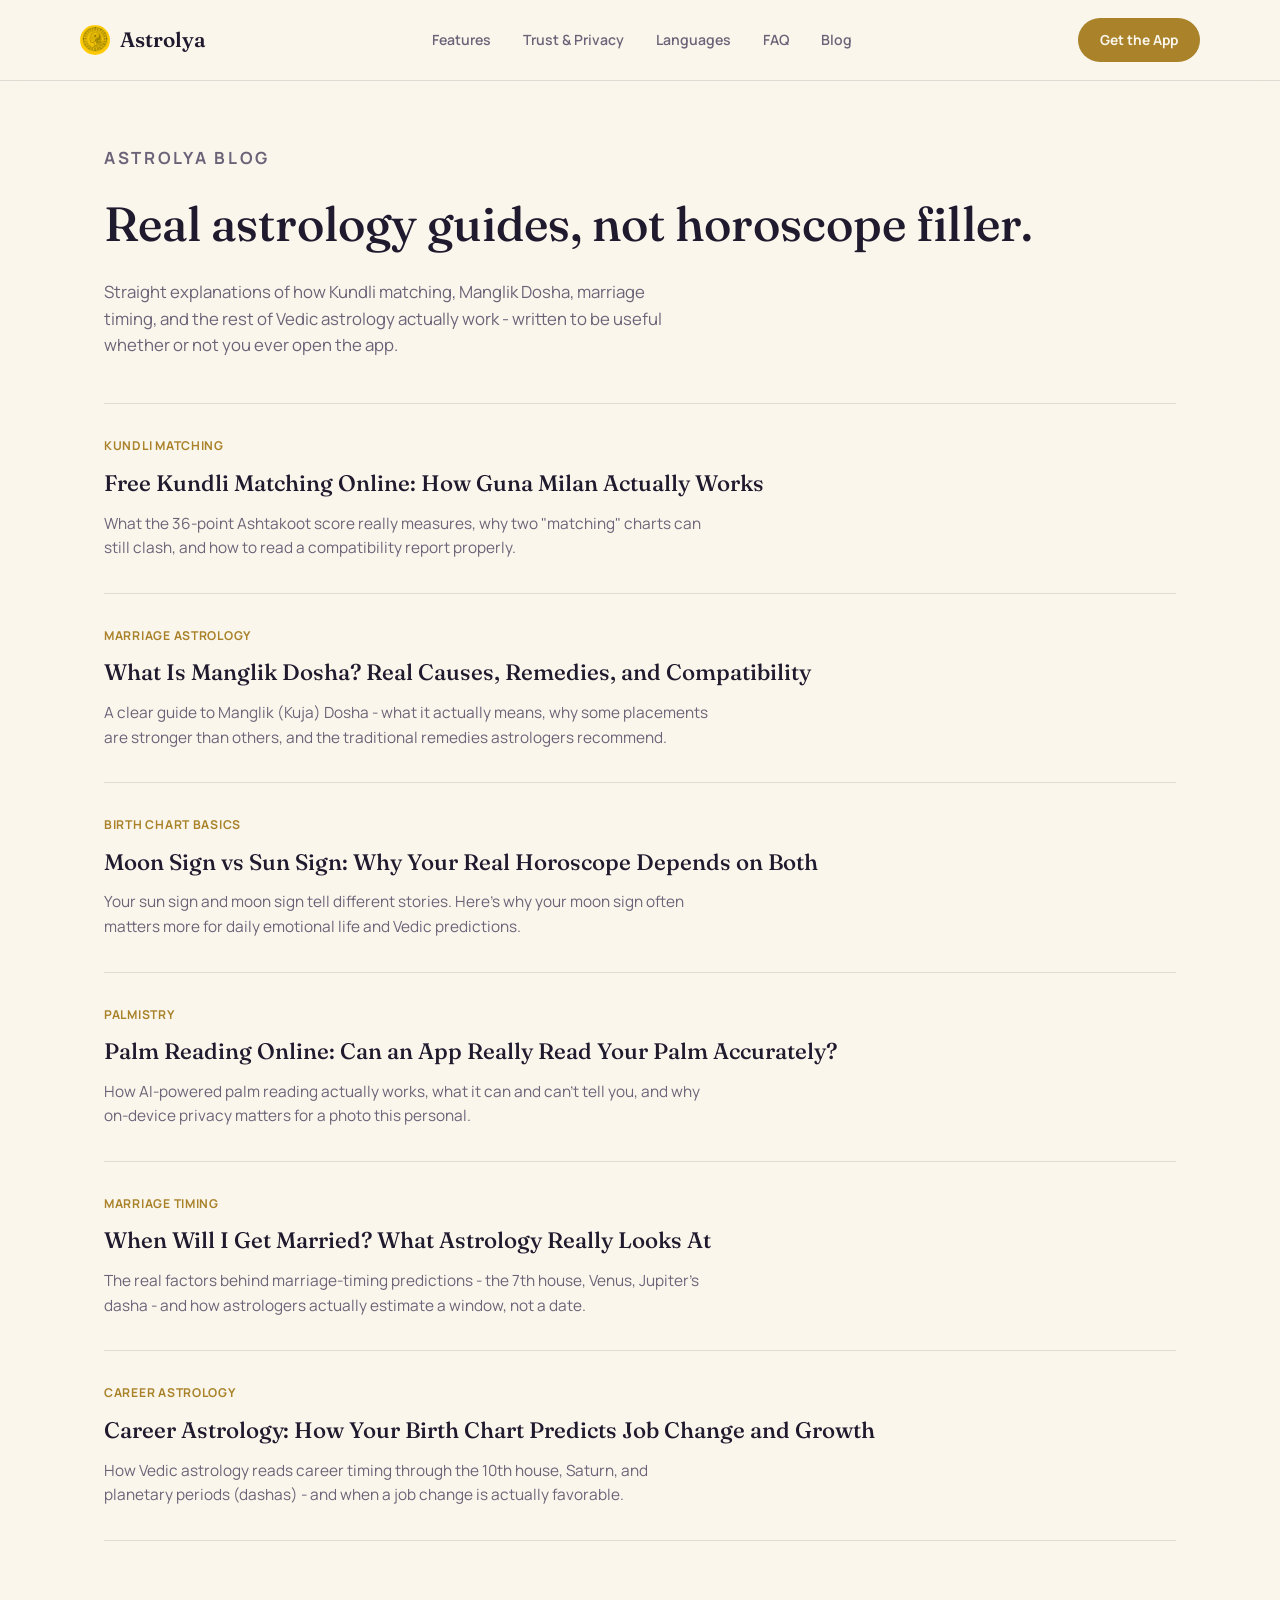
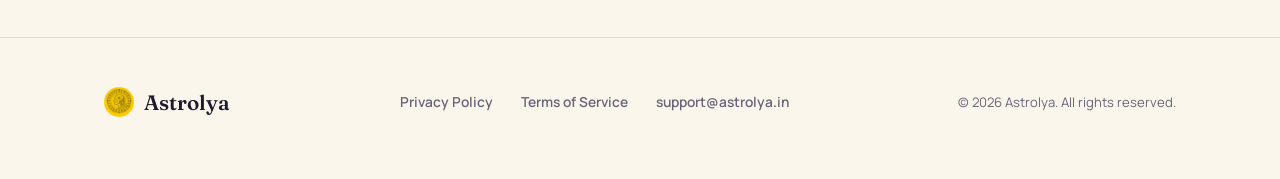
<file: blog/index.html>
<!doctype html>
<html lang="en">
<head>
<meta charset="UTF-8">
<meta name="viewport" content="width=device-width, initial-scale=1.0">
<title>Astrology Blog - Kundli, Horoscope &amp; Astrology Guides | Astrolya</title>
<meta name="description" content="Real, in-depth astrology guides on Kundli matching, Manglik Dosha, moon signs, palm reading, marriage timing and career astrology - from the team behind Astrolya.">
<link rel="canonical" href="https://astrolya.in/blog/">
<meta name="robots" content="index, follow">
<meta property="og:type" content="website">
<meta property="og:url" content="https://astrolya.in/blog/">
<meta property="og:title" content="Astrology Blog - Kundli, Horoscope &amp; Astrology Guides | Astrolya">
<meta property="og:description" content="Real, in-depth astrology guides on Kundli matching, Manglik Dosha, moon signs, palm reading, marriage timing and career astrology.">
<meta property="og:site_name" content="Astrolya">
<meta property="og:image" content="https://astrolya.in/og-banner.png">
<meta name="twitter:card" content="summary">
<meta name="twitter:title" content="Astrology Blog - Kundli, Horoscope &amp; Astrology Guides | Astrolya">
<meta name="twitter:description" content="Real, in-depth astrology guides on Kundli matching, Manglik Dosha, moon signs, palm reading, marriage timing and career astrology.">
<meta name="twitter:image" content="https://astrolya.in/og-banner.png">
<link rel="icon" type="image/png" href="../logo-mark.png">
<link rel="preconnect" href="https://fonts.googleapis.com">
<link rel="preconnect" href="https://fonts.gstatic.com" crossorigin>
<link href="https://fonts.googleapis.com/css2?family=Fraunces:opsz,wght@9..144,400;9..144,500;9..144,600&family=Manrope:wght@400;500;600;700;800&display=swap" rel="stylesheet">
<link rel="stylesheet" href="../styles.css">
</head>
<body>

<header class="nav">
  <div class="wrap nav-row">
    <a class="wordmark" href="../"><img class="glyph" src="../logo-mark.png" alt="Astrolya" width="30" height="30">Astrolya</a>
    <nav class="links">
      <a href="../#chart">Features</a>
      <a href="../#trust">Trust &amp; Privacy</a>
      <a href="../#languages">Languages</a>
      <a href="../#faq">FAQ</a>
      <a href="./">Blog</a>
    </nav>
    <a class="btn" href="../#download">Get the App</a>
  </div>
</header>

<main>
  <section class="blog-hero" style="border-top:none;">
    <div class="wrap">
      <p class="eyebrow">Astrolya Blog</p>
      <h1>Real astrology guides, not horoscope filler.</h1>
      <p>Straight explanations of how Kundli matching, Manglik Dosha, marriage timing, and the rest of Vedic astrology actually work - written to be useful whether or not you ever open the app.</p>
    </div>
  </section>

  <section style="border-top: none; padding-top: 24px;">
    <div class="wrap">
      <div class="post-list">
        <a class="post-card" href="free-kundli-matching-guna-milan.html">
          <p class="post-meta">Kundli Matching</p>
          <h2>Free Kundli Matching Online: How Guna Milan Actually Works</h2>
          <p>What the 36-point Ashtakoot score really measures, why two "matching" charts can still clash, and how to read a compatibility report properly.</p>
        </a>
        <a class="post-card" href="manglik-dosha-remedies.html">
          <p class="post-meta">Marriage Astrology</p>
          <h2>What Is Manglik Dosha? Real Causes, Remedies, and Compatibility</h2>
          <p>A clear guide to Manglik (Kuja) Dosha - what it actually means, why some placements are stronger than others, and the traditional remedies astrologers recommend.</p>
        </a>
        <a class="post-card" href="moon-sign-vs-sun-sign.html">
          <p class="post-meta">Birth Chart Basics</p>
          <h2>Moon Sign vs Sun Sign: Why Your Real Horoscope Depends on Both</h2>
          <p>Your sun sign and moon sign tell different stories. Here's why your moon sign often matters more for daily emotional life and Vedic predictions.</p>
        </a>
        <a class="post-card" href="palm-reading-online-app.html">
          <p class="post-meta">Palmistry</p>
          <h2>Palm Reading Online: Can an App Really Read Your Palm Accurately?</h2>
          <p>How AI-powered palm reading actually works, what it can and can't tell you, and why on-device privacy matters for a photo this personal.</p>
        </a>
        <a class="post-card" href="when-will-i-get-married-astrology.html">
          <p class="post-meta">Marriage Timing</p>
          <h2>When Will I Get Married? What Astrology Really Looks At</h2>
          <p>The real factors behind marriage-timing predictions - the 7th house, Venus, Jupiter's dasha - and how astrologers actually estimate a window, not a date.</p>
        </a>
        <a class="post-card" href="career-astrology-job-change.html">
          <p class="post-meta">Career Astrology</p>
          <h2>Career Astrology: How Your Birth Chart Predicts Job Change and Growth</h2>
          <p>How Vedic astrology reads career timing through the 10th house, Saturn, and planetary periods (dashas) - and when a job change is actually favorable.</p>
        </a>
      </div>
    </div>
  </section>
</main>

<footer>
  <div class="wrap foot-row">
    <a class="wordmark" href="../"><img class="glyph" src="../logo-mark.png" alt="Astrolya" width="30" height="30">Astrolya</a>
    <div class="foot-links">
      <a href="/privacy-policy.html">Privacy Policy</a>
      <a href="/terms-of-service.html">Terms of Service</a>
      <a href="mailto:support@astrolya.in">support@astrolya.in</a>
    </div>
    <p class="foot-copy">© 2026 Astrolya. All rights reserved.</p>
  </div>
</footer>

</body>
</html>
</file>
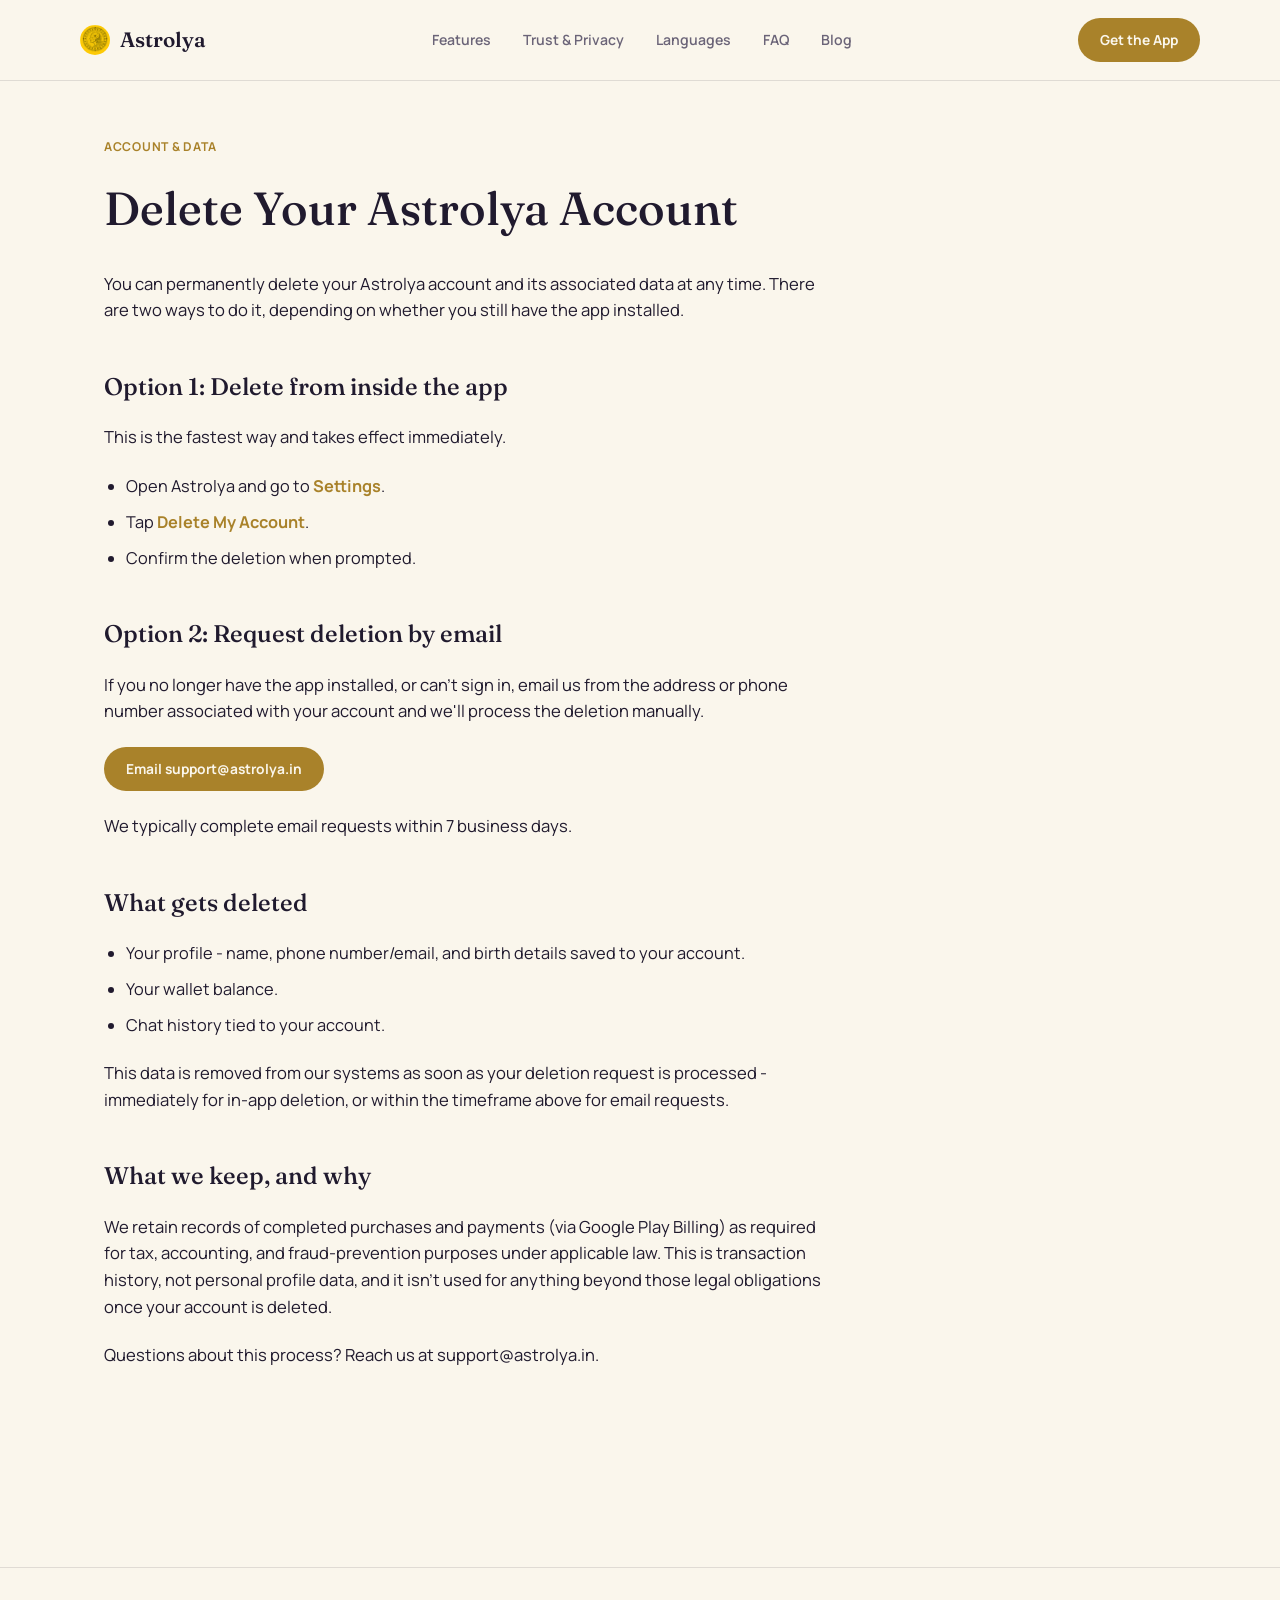
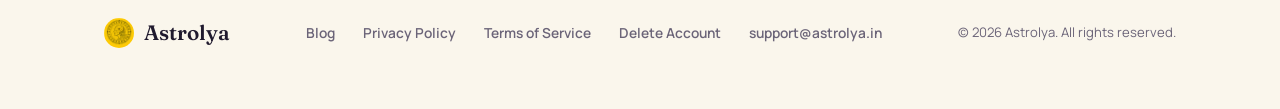
<file: delete-account.html>
<!doctype html>
<html lang="en">
<head>
<meta charset="UTF-8">
<meta name="viewport" content="width=device-width, initial-scale=1.0">
<title>Delete Your Account - Astrolya</title>
<meta name="description" content="How to delete your Astrolya account and data, from inside the app or by request if you no longer have it installed.">
<link rel="canonical" href="https://astrolya.in/delete-account.html">
<meta name="robots" content="index, follow">
<link rel="icon" type="image/png" href="logo-mark.png">
<link rel="preconnect" href="https://fonts.googleapis.com">
<link rel="preconnect" href="https://fonts.gstatic.com" crossorigin>
<link href="https://fonts.googleapis.com/css2?family=Fraunces:opsz,wght@9..144,400;9..144,500;9..144,600&family=Manrope:wght@400;500;600;700;800&display=swap" rel="stylesheet">
<link rel="stylesheet" href="styles.css">
</head>
<body>

<header class="nav">
  <div class="wrap nav-row">
    <a class="wordmark" href="/"><img class="glyph" src="logo-mark.png" alt="Astrolya" width="30" height="30">Astrolya</a>
    <nav class="links">
      <a href="/#chart">Features</a>
      <a href="/#trust">Trust &amp; Privacy</a>
      <a href="/#languages">Languages</a>
      <a href="/#faq">FAQ</a>
      <a href="/blog/">Blog</a>
    </nav>
    <a class="btn" href="/#download">Get the App</a>
  </div>
</header>

<main>
  <section class="article-hero" style="border-top:none; padding-bottom: 0;">
    <div class="wrap">
      <p class="post-meta">Account &amp; Data</p>
      <h1>Delete Your Astrolya Account</h1>
    </div>
  </section>

  <section style="border-top: none; padding-top: 0;">
    <div class="wrap">
      <div class="article-body">
        <p>You can permanently delete your Astrolya account and its associated data at any time. There are two ways to do it, depending on whether you still have the app installed.</p>

        <h2>Option 1: Delete from inside the app</h2>
        <p>This is the fastest way and takes effect immediately.</p>
        <ul>
          <li>Open Astrolya and go to <strong>Settings</strong>.</li>
          <li>Tap <strong>Delete My Account</strong>.</li>
          <li>Confirm the deletion when prompted.</li>
        </ul>

        <h2>Option 2: Request deletion by email</h2>
        <p>If you no longer have the app installed, or can't sign in, email us from the address or phone number associated with your account and we'll process the deletion manually.</p>
        <p><a class="btn" href="mailto:support@astrolya.in?subject=Account%20Deletion%20Request&amp;body=Please%20delete%20my%20Astrolya%20account.%0A%0APhone%20number%20or%20email%20used%20to%20sign%20up%3A%20%0A">Email support@astrolya.in</a></p>
        <p>We typically complete email requests within 7 business days.</p>

        <h2>What gets deleted</h2>
        <ul>
          <li>Your profile - name, phone number/email, and birth details saved to your account.</li>
          <li>Your wallet balance.</li>
          <li>Chat history tied to your account.</li>
        </ul>
        <p>This data is removed from our systems as soon as your deletion request is processed - immediately for in-app deletion, or within the timeframe above for email requests.</p>

        <h2>What we keep, and why</h2>
        <p>We retain records of completed purchases and payments (via Google Play Billing) as required for tax, accounting, and fraud-prevention purposes under applicable law. This is transaction history, not personal profile data, and it isn't used for anything beyond those legal obligations once your account is deleted.</p>

        <p>Questions about this process? Reach us at <a href="mailto:support@astrolya.in">support@astrolya.in</a>.</p>
      </div>
    </div>
  </section>
</main>

<footer>
  <div class="wrap foot-row">
    <a class="wordmark" href="/"><img class="glyph" src="logo-mark.png" alt="Astrolya" width="30" height="30">Astrolya</a>
    <div class="foot-links">
      <a href="/blog/">Blog</a>
      <a href="/privacy-policy.html">Privacy Policy</a>
      <a href="/terms-of-service.html">Terms of Service</a>
      <a href="/delete-account.html">Delete Account</a>
      <a href="mailto:support@astrolya.in">support@astrolya.in</a>
    </div>
    <p class="foot-copy">&copy; 2026 Astrolya. All rights reserved.</p>
  </div>
</footer>

</body>
</html>
</file>
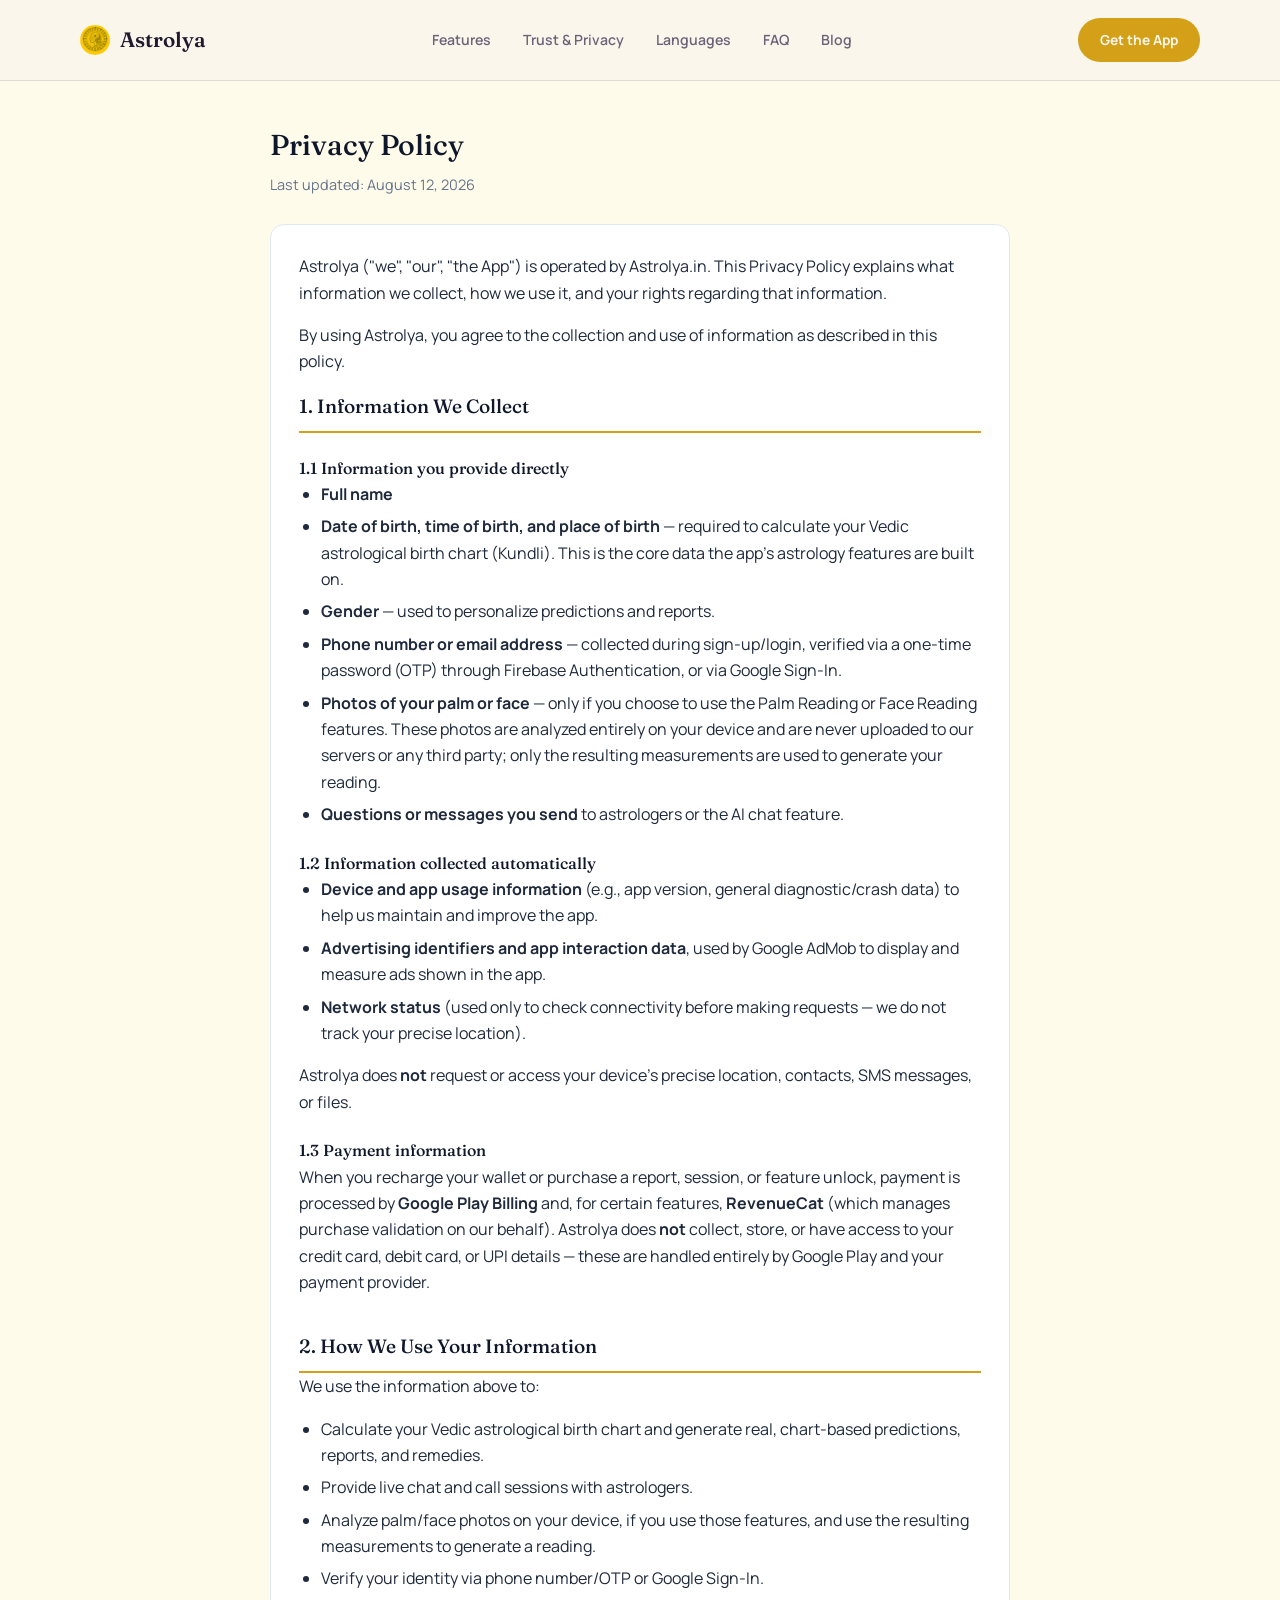
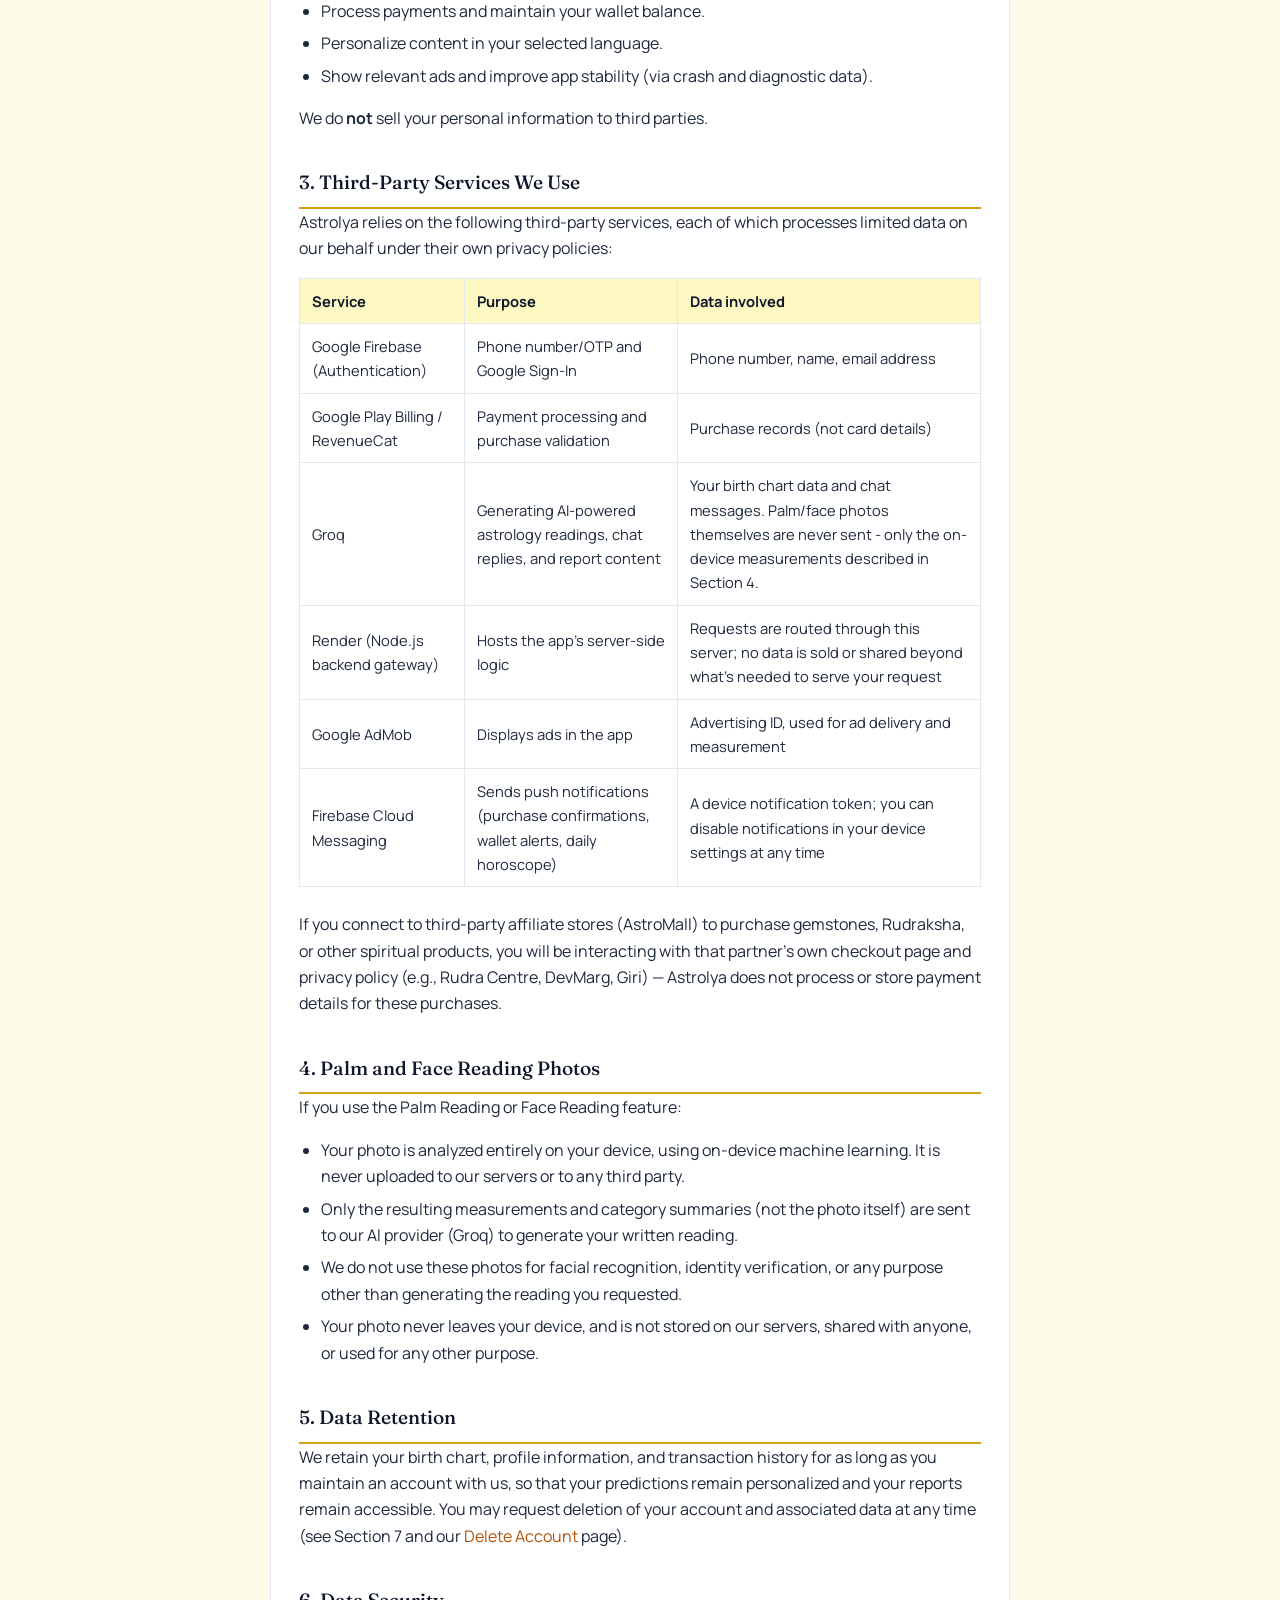
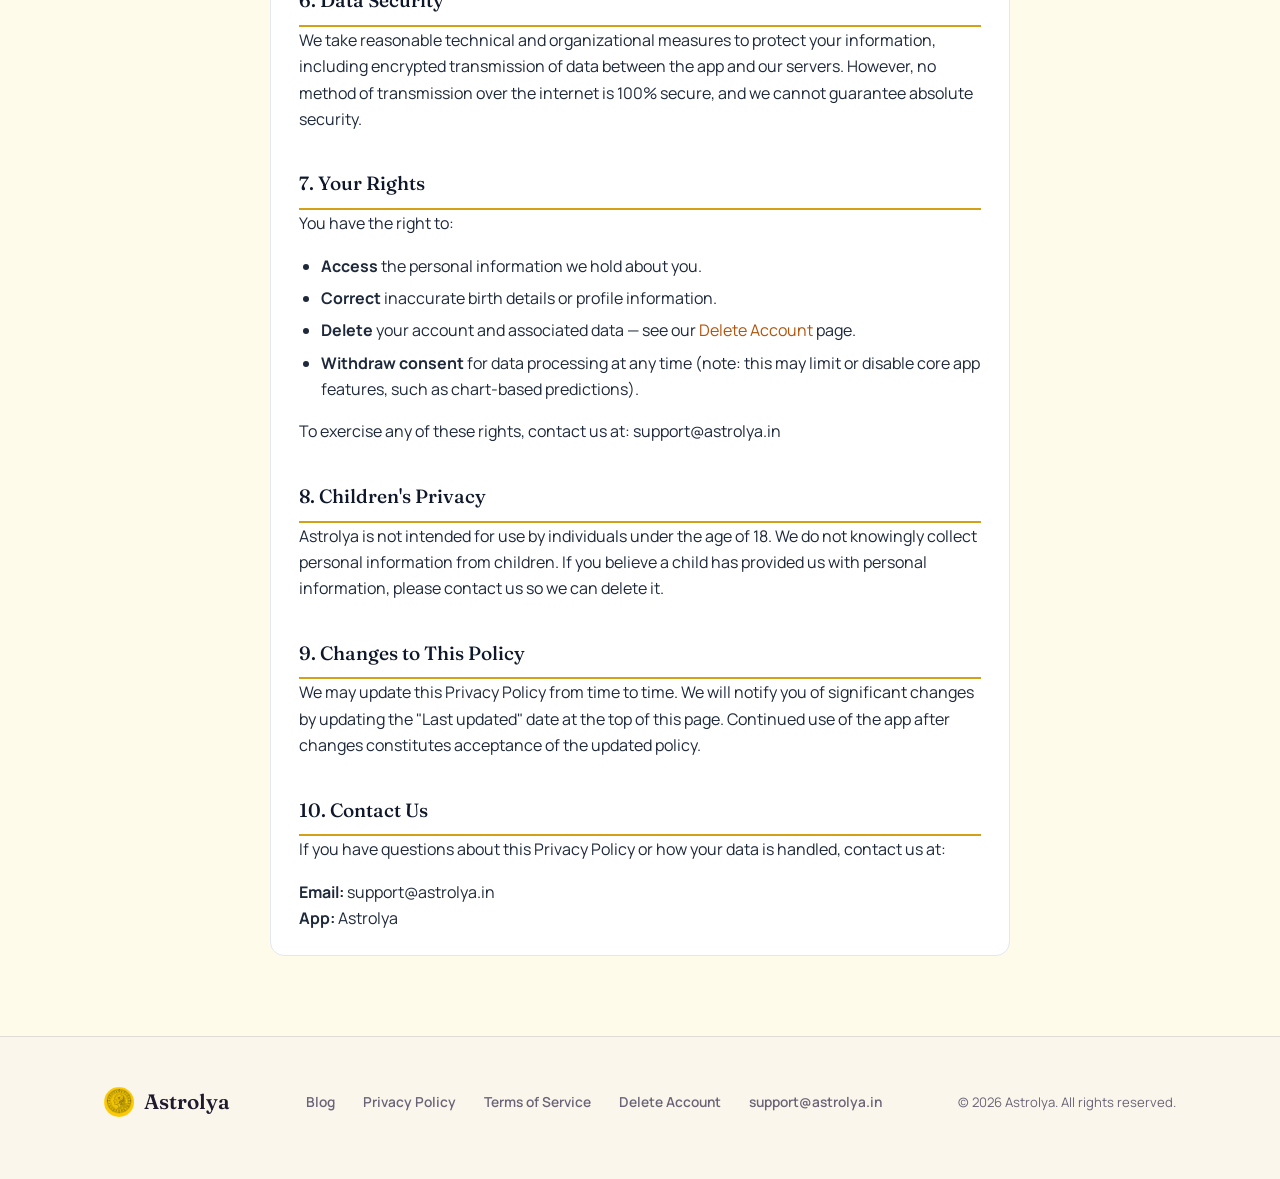
<file: privacy-policy.html>
<!doctype html>
<html lang="en">
<head>
<meta charset="UTF-8">
<meta name="viewport" content="width=device-width, initial-scale=1.0">
<title>Privacy Policy - Astrolya</title>
<meta name="description" content="How Astrolya collects, uses, and protects your information.">
<link rel="canonical" href="https://astrolya.in/privacy-policy.html">
<meta name="robots" content="index, follow">
<link rel="icon" type="image/png" href="logo-mark.png">
<link rel="preconnect" href="https://fonts.googleapis.com">
<link rel="preconnect" href="https://fonts.gstatic.com" crossorigin>
<link href="https://fonts.googleapis.com/css2?family=Fraunces:opsz,wght@9..144,400;9..144,500;9..144,600&family=Manrope:wght@400;500;600;700;800&display=swap" rel="stylesheet">
<link rel="stylesheet" href="styles.css">
<style>
  :root {
    --gold: #D4A017;
    --dark: #0F172A;
    --text: #1e293b;
    --muted: #64748b;
    --bg: #FFFBEB;
    --card: #ffffff;
    --border: #e2e8f0;
  }
  .legal-main {
    background: var(--bg);
    color: var(--text);
    line-height: 1.65;
  }
  .legal-main .wrap { max-width: 780px; padding: 40px 20px 80px; }
  .legal-main .card {
    background: var(--card);
    border: 1px solid var(--border);
    border-radius: 14px;
    padding: 28px 28px 8px;
  }
  .legal-main .updated { color: var(--muted); font-size: 0.9rem; margin-bottom: 28px; }
  .legal-main h1 { color: var(--dark); font-size: 1.8rem; margin: 0 0 4px; }
  .legal-main h2 {
    color: var(--dark);
    border-bottom: 2px solid var(--gold);
    padding-bottom: 8px;
    margin-top: 36px;
    font-size: 1.2rem;
  }
  .legal-main h2:first-of-type { margin-top: 0; }
  .legal-main h3 { color: var(--dark); font-size: 1rem; margin-top: 22px; }
  .legal-main p { margin: 0 0 16px 0; }
  .legal-main ul, .legal-main ol { margin: 0 0 16px 0; padding-left: 22px; }
  .legal-main li { margin-bottom: 6px; }
  .legal-main table { width: 100%; border-collapse: collapse; margin: 16px 0 24px; font-size: 0.92rem; }
  .legal-main th, .legal-main td { text-align: left; padding: 10px 12px; border: 1px solid var(--border); }
  .legal-main th { background: #fef9c3; color: var(--dark); }
  .legal-main a { color: #b45309; }
</style>
</head>
<body>

<header class="nav">
  <div class="wrap nav-row">
    <a class="wordmark" href="/"><img class="glyph" src="logo-mark.png" alt="Astrolya" width="30" height="30">Astrolya</a>
    <nav class="links">
      <a href="/#chart">Features</a>
      <a href="/#trust">Trust &amp; Privacy</a>
      <a href="/#languages">Languages</a>
      <a href="/#faq">FAQ</a>
      <a href="/blog/">Blog</a>
    </nav>
    <a class="btn" href="/#download">Get the App</a>
  </div>
</header>

<main class="legal-main">
  <div class="wrap">
    <h1>Privacy Policy</h1>
    <p class="updated">Last updated: August 12, 2026</p>

    <div class="card">
      <p>Astrolya ("we", "our", "the App") is operated by Astrolya.in. This Privacy Policy explains what information we collect, how we use it, and your rights regarding that information.</p>
      <p>By using Astrolya, you agree to the collection and use of information as described in this policy.</p>

      <h2>1. Information We Collect</h2>

      <h3>1.1 Information you provide directly</h3>
      <ul>
        <li><strong>Full name</strong></li>
        <li><strong>Date of birth, time of birth, and place of birth</strong> — required to calculate your Vedic astrological birth chart (Kundli). This is the core data the app's astrology features are built on.</li>
        <li><strong>Gender</strong> — used to personalize predictions and reports.</li>
        <li><strong>Phone number or email address</strong> — collected during sign-up/login, verified via a one-time password (OTP) through Firebase Authentication, or via Google Sign-In.</li>
        <li><strong>Photos of your palm or face</strong> — only if you choose to use the Palm Reading or Face Reading features. These photos are analyzed entirely on your device and are never uploaded to our servers or any third party; only the resulting measurements are used to generate your reading.</li>
        <li><strong>Questions or messages you send</strong> to astrologers or the AI chat feature.</li>
      </ul>

      <h3>1.2 Information collected automatically</h3>
      <ul>
        <li><strong>Device and app usage information</strong> (e.g., app version, general diagnostic/crash data) to help us maintain and improve the app.</li>
        <li><strong>Advertising identifiers and app interaction data</strong>, used by Google AdMob to display and measure ads shown in the app.</li>
        <li><strong>Network status</strong> (used only to check connectivity before making requests — we do not track your precise location).</li>
      </ul>
      <p>Astrolya does <strong>not</strong> request or access your device's precise location, contacts, SMS messages, or files.</p>

      <h3>1.3 Payment information</h3>
      <p>When you recharge your wallet or purchase a report, session, or feature unlock, payment is processed by <strong>Google Play Billing</strong> and, for certain features, <strong>RevenueCat</strong> (which manages purchase validation on our behalf). Astrolya does <strong>not</strong> collect, store, or have access to your credit card, debit card, or UPI details — these are handled entirely by Google Play and your payment provider.</p>

      <h2>2. How We Use Your Information</h2>
      <p>We use the information above to:</p>
      <ul>
        <li>Calculate your Vedic astrological birth chart and generate real, chart-based predictions, reports, and remedies.</li>
        <li>Provide live chat and call sessions with astrologers.</li>
        <li>Analyze palm/face photos on your device, if you use those features, and use the resulting measurements to generate a reading.</li>
        <li>Verify your identity via phone number/OTP or Google Sign-In.</li>
        <li>Process payments and maintain your wallet balance.</li>
        <li>Personalize content in your selected language.</li>
        <li>Show relevant ads and improve app stability (via crash and diagnostic data).</li>
      </ul>
      <p>We do <strong>not</strong> sell your personal information to third parties.</p>

      <h2>3. Third-Party Services We Use</h2>
      <p>Astrolya relies on the following third-party services, each of which processes limited data on our behalf under their own privacy policies:</p>
      <table>
        <tr><th>Service</th><th>Purpose</th><th>Data involved</th></tr>
        <tr><td>Google Firebase (Authentication)</td><td>Phone number/OTP and Google Sign-In</td><td>Phone number, name, email address</td></tr>
        <tr><td>Google Play Billing / RevenueCat</td><td>Payment processing and purchase validation</td><td>Purchase records (not card details)</td></tr>
        <tr><td>Groq</td><td>Generating AI-powered astrology readings, chat replies, and report content</td><td>Your birth chart data and chat messages. Palm/face photos themselves are never sent - only the on-device measurements described in Section 4.</td></tr>
        <tr><td>Render (Node.js backend gateway)</td><td>Hosts the app's server-side logic</td><td>Requests are routed through this server; no data is sold or shared beyond what's needed to serve your request</td></tr>
        <tr><td>Google AdMob</td><td>Displays ads in the app</td><td>Advertising ID, used for ad delivery and measurement</td></tr>
        <tr><td>Firebase Cloud Messaging</td><td>Sends push notifications (purchase confirmations, wallet alerts, daily horoscope)</td><td>A device notification token; you can disable notifications in your device settings at any time</td></tr>
      </table>
      <p>If you connect to third-party affiliate stores (AstroMall) to purchase gemstones, Rudraksha, or other spiritual products, you will be interacting with that partner's own checkout page and privacy policy (e.g., Rudra Centre, DevMarg, Giri) — Astrolya does not process or store payment details for these purchases.</p>

      <h2>4. Palm and Face Reading Photos</h2>
      <p>If you use the Palm Reading or Face Reading feature:</p>
      <ul>
        <li>Your photo is analyzed entirely on your device, using on-device machine learning. It is never uploaded to our servers or to any third party.</li>
        <li>Only the resulting measurements and category summaries (not the photo itself) are sent to our AI provider (Groq) to generate your written reading.</li>
        <li>We do not use these photos for facial recognition, identity verification, or any purpose other than generating the reading you requested.</li>
        <li>Your photo never leaves your device, and is not stored on our servers, shared with anyone, or used for any other purpose.</li>
      </ul>

      <h2>5. Data Retention</h2>
      <p>We retain your birth chart, profile information, and transaction history for as long as you maintain an account with us, so that your predictions remain personalized and your reports remain accessible. You may request deletion of your account and associated data at any time (see Section 7 and our <a href="/delete-account.html">Delete Account</a> page).</p>

      <h2>6. Data Security</h2>
      <p>We take reasonable technical and organizational measures to protect your information, including encrypted transmission of data between the app and our servers. However, no method of transmission over the internet is 100% secure, and we cannot guarantee absolute security.</p>

      <h2>7. Your Rights</h2>
      <p>You have the right to:</p>
      <ul>
        <li><strong>Access</strong> the personal information we hold about you.</li>
        <li><strong>Correct</strong> inaccurate birth details or profile information.</li>
        <li><strong>Delete</strong> your account and associated data — see our <a href="/delete-account.html">Delete Account</a> page.</li>
        <li><strong>Withdraw consent</strong> for data processing at any time (note: this may limit or disable core app features, such as chart-based predictions).</li>
      </ul>
      <p>To exercise any of these rights, contact us at: support@astrolya.in</p>

      <h2>8. Children's Privacy</h2>
      <p>Astrolya is not intended for use by individuals under the age of 18. We do not knowingly collect personal information from children. If you believe a child has provided us with personal information, please contact us so we can delete it.</p>

      <h2>9. Changes to This Policy</h2>
      <p>We may update this Privacy Policy from time to time. We will notify you of significant changes by updating the "Last updated" date at the top of this page. Continued use of the app after changes constitutes acceptance of the updated policy.</p>

      <h2>10. Contact Us</h2>
      <p>If you have questions about this Privacy Policy or how your data is handled, contact us at:</p>
      <p><strong>Email:</strong> support@astrolya.in<br>
      <strong>App:</strong> Astrolya</p>
    </div>
  </div>
</main>

<footer>
  <div class="wrap foot-row">
    <a class="wordmark" href="/"><img class="glyph" src="logo-mark.png" alt="Astrolya" width="30" height="30">Astrolya</a>
    <div class="foot-links">
      <a href="/blog/">Blog</a>
      <a href="/privacy-policy.html">Privacy Policy</a>
      <a href="/terms-of-service.html">Terms of Service</a>
      <a href="/delete-account.html">Delete Account</a>
      <a href="mailto:support@astrolya.in">support@astrolya.in</a>
    </div>
    <p class="foot-copy">&copy; 2026 Astrolya. All rights reserved.</p>
  </div>
</footer>

</body>
</html>
</file>
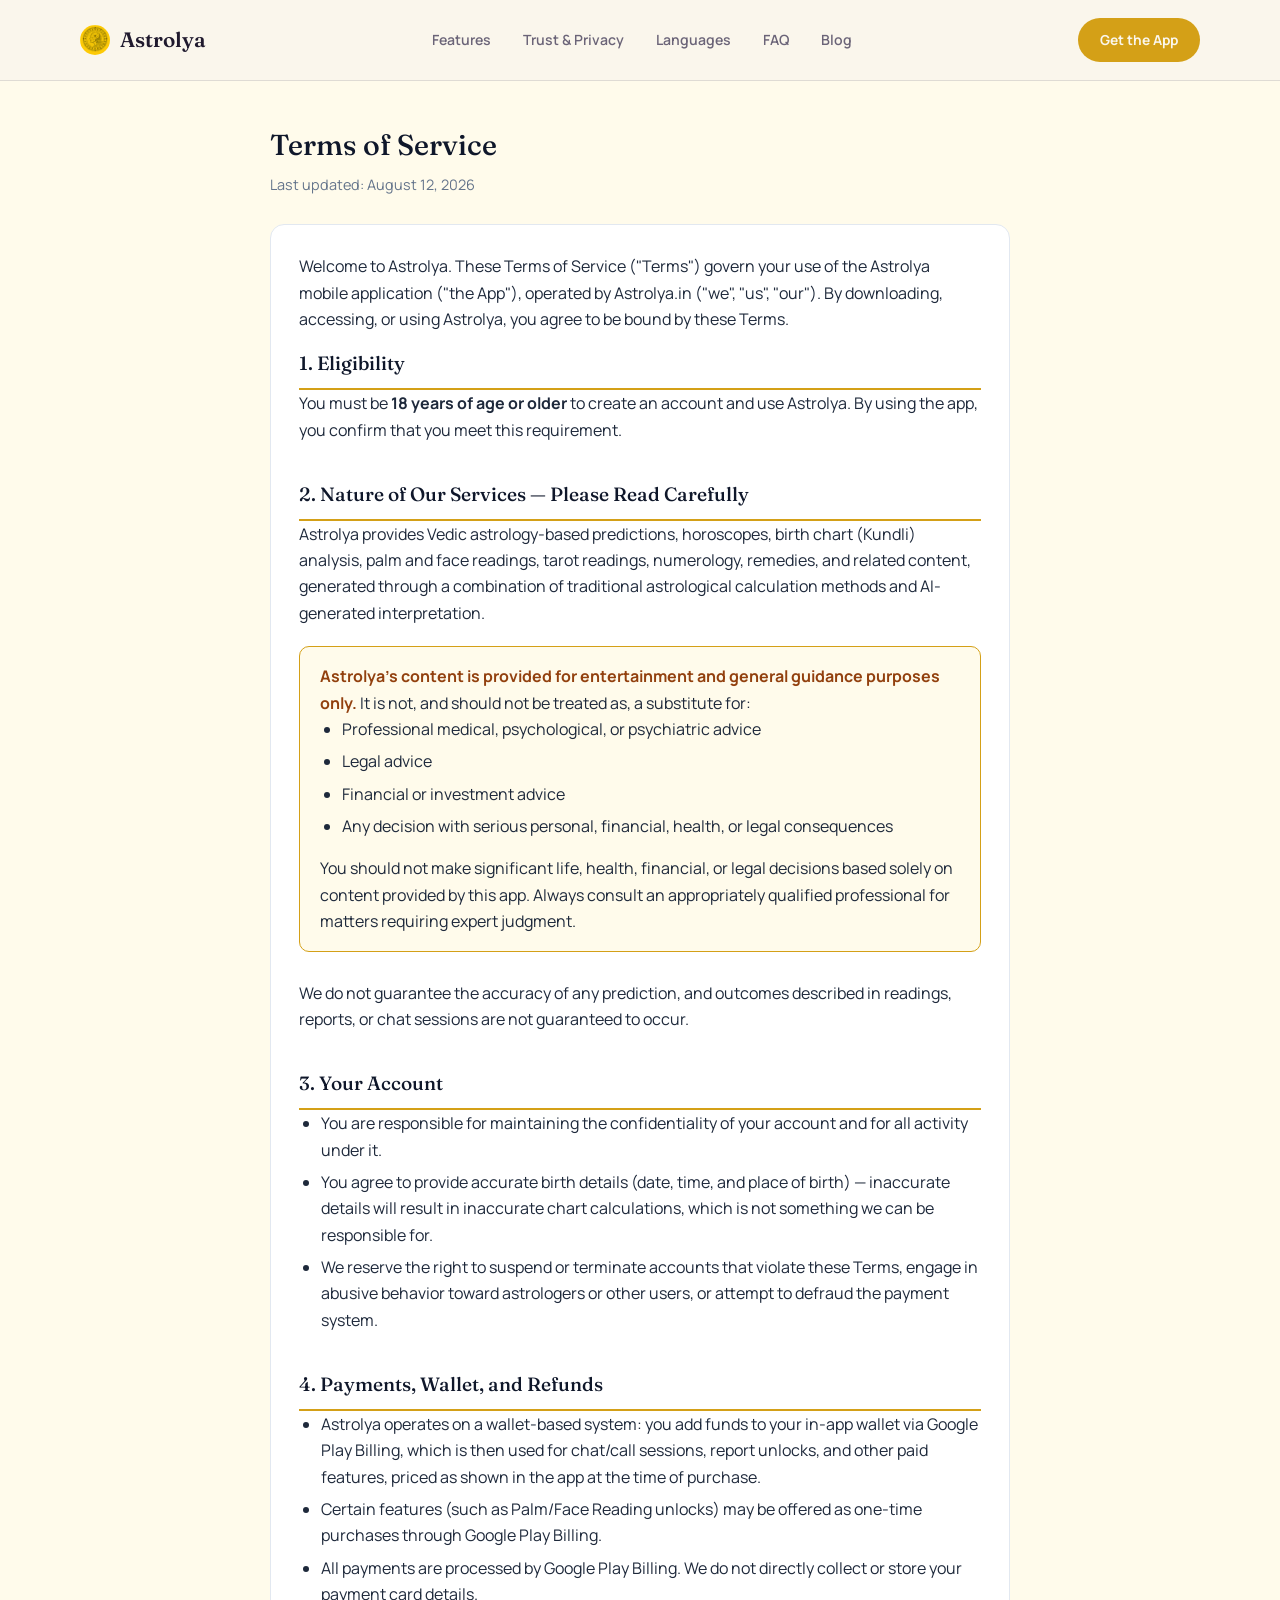
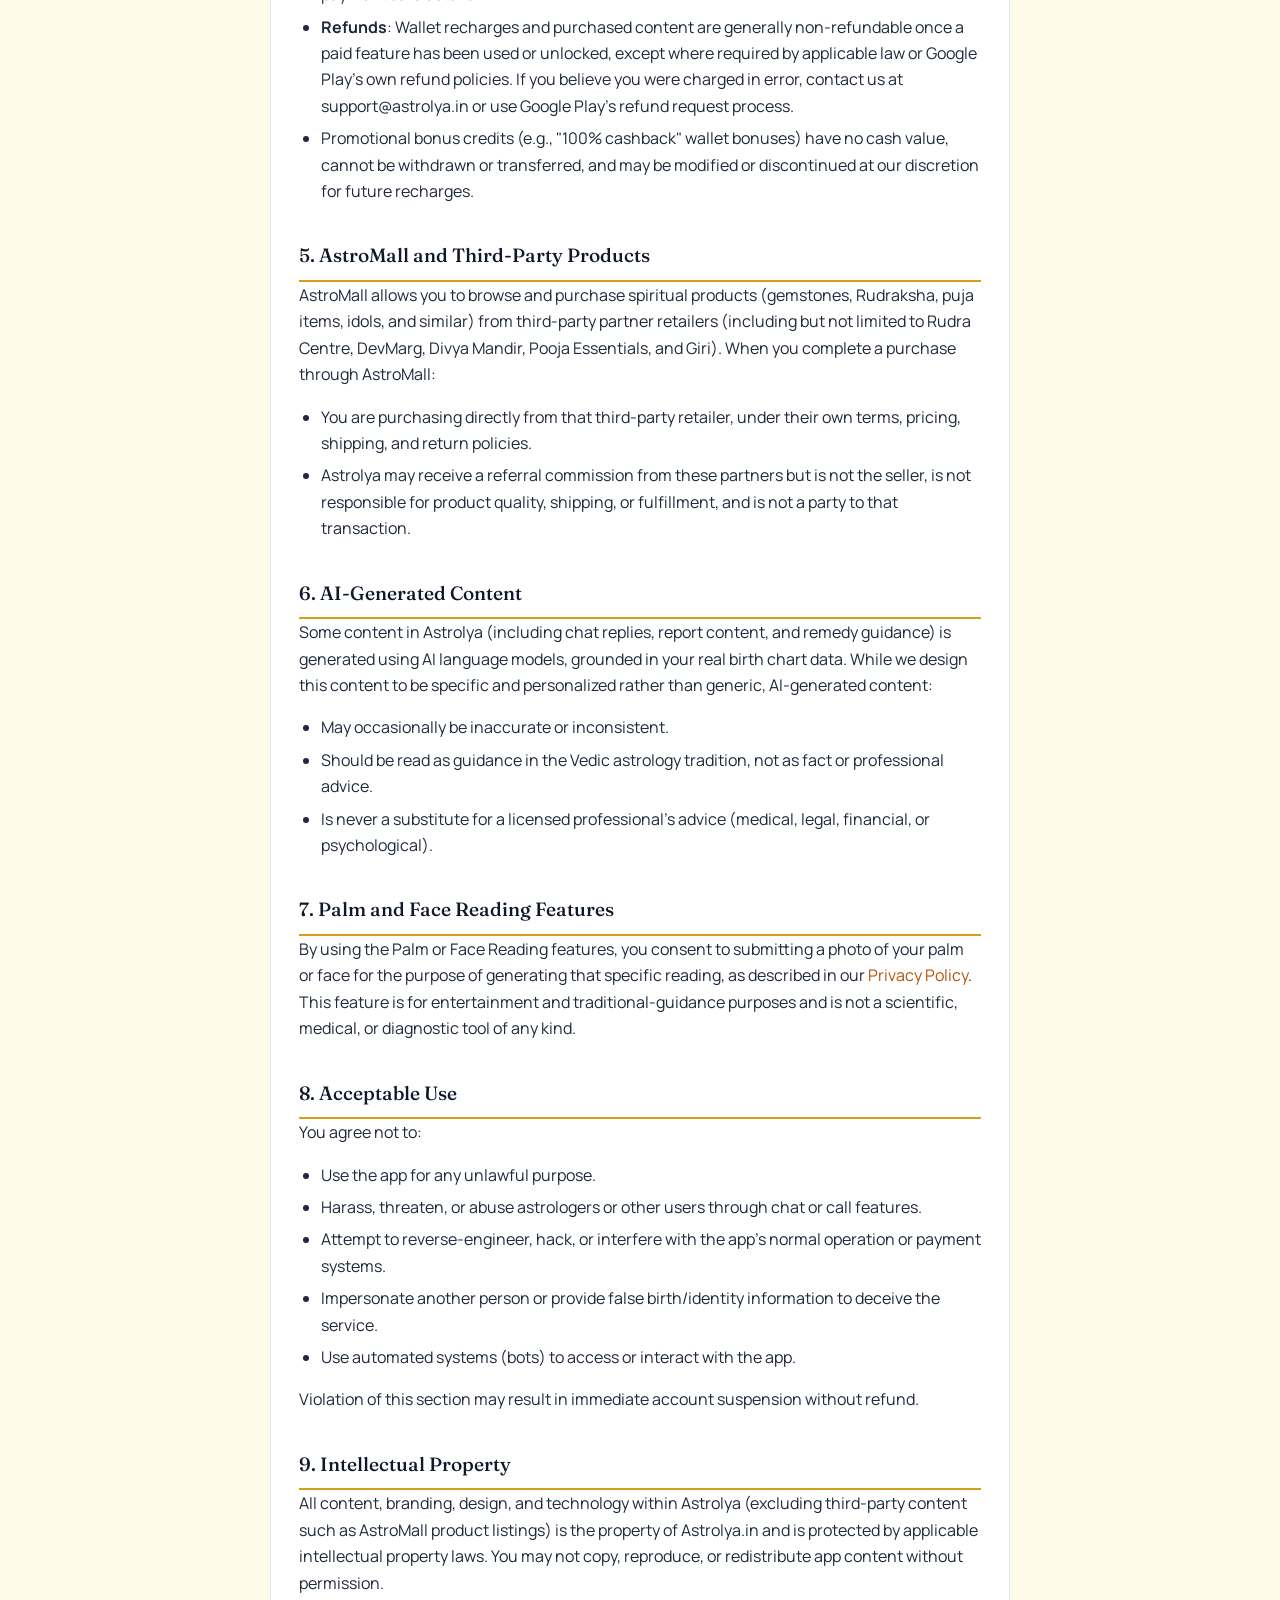
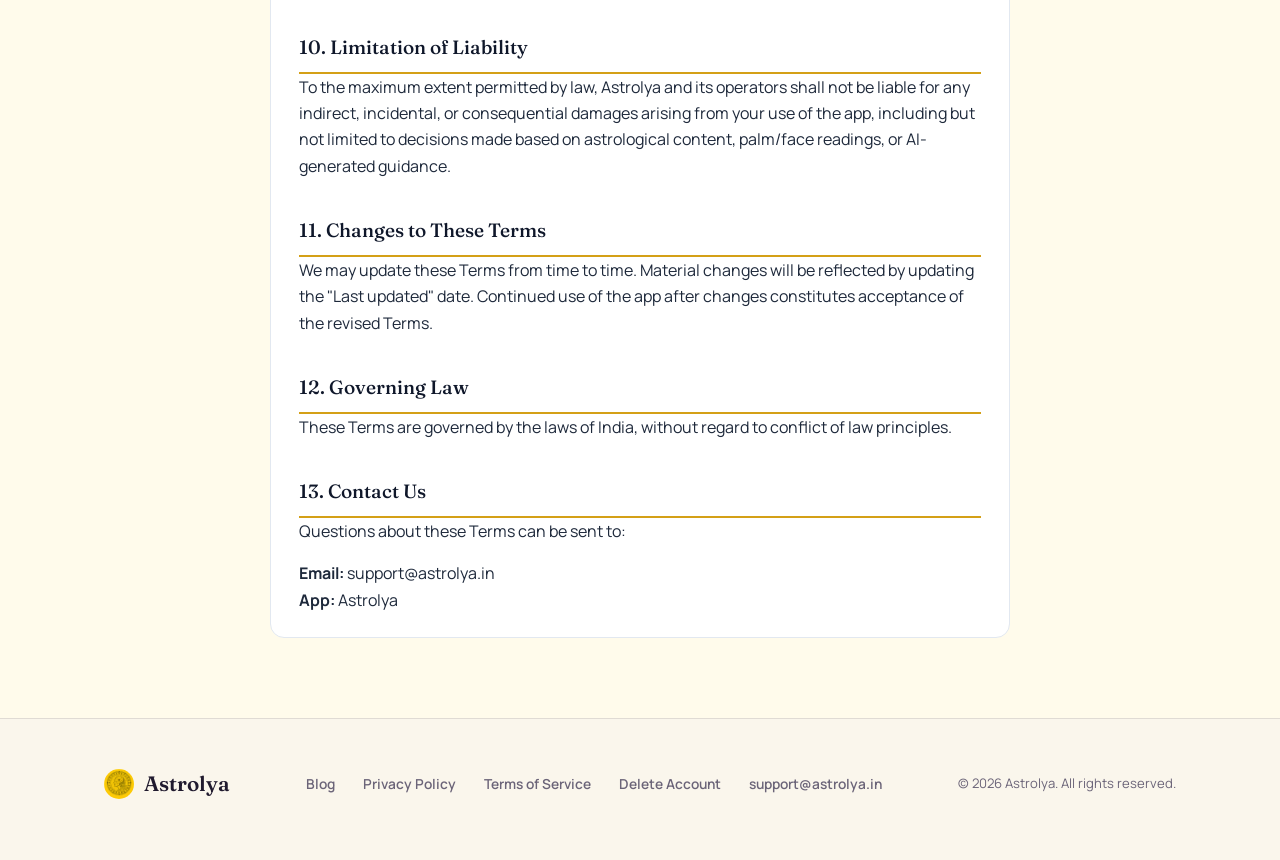
<file: terms-of-service.html>
<!doctype html>
<html lang="en">
<head>
<meta charset="UTF-8">
<meta name="viewport" content="width=device-width, initial-scale=1.0">
<title>Terms of Service - Astrolya</title>
<meta name="description" content="The terms that govern your use of the Astrolya app.">
<link rel="canonical" href="https://astrolya.in/terms-of-service.html">
<meta name="robots" content="index, follow">
<link rel="icon" type="image/png" href="logo-mark.png">
<link rel="preconnect" href="https://fonts.googleapis.com">
<link rel="preconnect" href="https://fonts.gstatic.com" crossorigin>
<link href="https://fonts.googleapis.com/css2?family=Fraunces:opsz,wght@9..144,400;9..144,500;9..144,600&family=Manrope:wght@400;500;600;700;800&display=swap" rel="stylesheet">
<link rel="stylesheet" href="styles.css">
<style>
  :root {
    --gold: #D4A017;
    --dark: #0F172A;
    --text: #1e293b;
    --muted: #64748b;
    --bg: #FFFBEB;
    --card: #ffffff;
    --border: #e2e8f0;
  }
  .legal-main {
    background: var(--bg);
    color: var(--text);
    line-height: 1.65;
  }
  .legal-main .wrap { max-width: 780px; padding: 40px 20px 80px; }
  .legal-main .card {
    background: var(--card);
    border: 1px solid var(--border);
    border-radius: 14px;
    padding: 28px 28px 8px;
  }
  .legal-main .updated { color: var(--muted); font-size: 0.9rem; margin-bottom: 28px; }
  .legal-main h1 { color: var(--dark); font-size: 1.8rem; margin: 0 0 4px; }
  .legal-main h2 {
    color: var(--dark);
    border-bottom: 2px solid var(--gold);
    padding-bottom: 8px;
    margin-top: 36px;
    font-size: 1.2rem;
  }
  .legal-main h2:first-of-type { margin-top: 0; }
  .legal-main p { margin: 0 0 16px 0; }
  .legal-main ul, .legal-main ol { margin: 0 0 16px 0; padding-left: 22px; }
  .legal-main li { margin-bottom: 6px; }
  .legal-main .warn {
    background: #fffbeb;
    border: 1px solid var(--gold);
    border-radius: 10px;
    padding: 16px 20px;
    margin: 20px 0 28px;
  }
  .legal-main .warn strong { color: #92400e; }
  .legal-main a { color: #b45309; }
</style>
</head>
<body>

<header class="nav">
  <div class="wrap nav-row">
    <a class="wordmark" href="/"><img class="glyph" src="logo-mark.png" alt="Astrolya" width="30" height="30">Astrolya</a>
    <nav class="links">
      <a href="/#chart">Features</a>
      <a href="/#trust">Trust &amp; Privacy</a>
      <a href="/#languages">Languages</a>
      <a href="/#faq">FAQ</a>
      <a href="/blog/">Blog</a>
    </nav>
    <a class="btn" href="/#download">Get the App</a>
  </div>
</header>

<main class="legal-main">
  <div class="wrap">
    <h1>Terms of Service</h1>
    <p class="updated">Last updated: August 12, 2026</p>

    <div class="card">
      <p>Welcome to Astrolya. These Terms of Service ("Terms") govern your use of the Astrolya mobile application ("the App"), operated by Astrolya.in ("we", "us", "our"). By downloading, accessing, or using Astrolya, you agree to be bound by these Terms.</p>

      <h2>1. Eligibility</h2>
      <p>You must be <strong>18 years of age or older</strong> to create an account and use Astrolya. By using the app, you confirm that you meet this requirement.</p>

      <h2>2. Nature of Our Services — Please Read Carefully</h2>
      <p>Astrolya provides Vedic astrology-based predictions, horoscopes, birth chart (Kundli) analysis, palm and face readings, tarot readings, numerology, remedies, and related content, generated through a combination of traditional astrological calculation methods and AI-generated interpretation.</p>

      <div class="warn">
        <strong>Astrolya's content is provided for entertainment and general guidance purposes only.</strong> It is not, and should not be treated as, a substitute for:
        <ul>
          <li>Professional medical, psychological, or psychiatric advice</li>
          <li>Legal advice</li>
          <li>Financial or investment advice</li>
          <li>Any decision with serious personal, financial, health, or legal consequences</li>
        </ul>
        You should not make significant life, health, financial, or legal decisions based solely on content provided by this app. Always consult an appropriately qualified professional for matters requiring expert judgment.
      </div>

      <p>We do not guarantee the accuracy of any prediction, and outcomes described in readings, reports, or chat sessions are not guaranteed to occur.</p>

      <h2>3. Your Account</h2>
      <ul>
        <li>You are responsible for maintaining the confidentiality of your account and for all activity under it.</li>
        <li>You agree to provide accurate birth details (date, time, and place of birth) — inaccurate details will result in inaccurate chart calculations, which is not something we can be responsible for.</li>
        <li>We reserve the right to suspend or terminate accounts that violate these Terms, engage in abusive behavior toward astrologers or other users, or attempt to defraud the payment system.</li>
      </ul>

      <h2>4. Payments, Wallet, and Refunds</h2>
      <ul>
        <li>Astrolya operates on a wallet-based system: you add funds to your in-app wallet via Google Play Billing, which is then used for chat/call sessions, report unlocks, and other paid features, priced as shown in the app at the time of purchase.</li>
        <li>Certain features (such as Palm/Face Reading unlocks) may be offered as one-time purchases through Google Play Billing.</li>
        <li>All payments are processed by Google Play Billing. We do not directly collect or store your payment card details.</li>
        <li><strong>Refunds</strong>: Wallet recharges and purchased content are generally non-refundable once a paid feature has been used or unlocked, except where required by applicable law or Google Play's own refund policies. If you believe you were charged in error, contact us at support@astrolya.in or use Google Play's refund request process.</li>
        <li>Promotional bonus credits (e.g., "100% cashback" wallet bonuses) have no cash value, cannot be withdrawn or transferred, and may be modified or discontinued at our discretion for future recharges.</li>
      </ul>

      <h2>5. AstroMall and Third-Party Products</h2>
      <p>AstroMall allows you to browse and purchase spiritual products (gemstones, Rudraksha, puja items, idols, and similar) from third-party partner retailers (including but not limited to Rudra Centre, DevMarg, Divya Mandir, Pooja Essentials, and Giri). When you complete a purchase through AstroMall:</p>
      <ul>
        <li>You are purchasing directly from that third-party retailer, under their own terms, pricing, shipping, and return policies.</li>
        <li>Astrolya may receive a referral commission from these partners but is not the seller, is not responsible for product quality, shipping, or fulfillment, and is not a party to that transaction.</li>
      </ul>

      <h2>6. AI-Generated Content</h2>
      <p>Some content in Astrolya (including chat replies, report content, and remedy guidance) is generated using AI language models, grounded in your real birth chart data. While we design this content to be specific and personalized rather than generic, AI-generated content:</p>
      <ul>
        <li>May occasionally be inaccurate or inconsistent.</li>
        <li>Should be read as guidance in the Vedic astrology tradition, not as fact or professional advice.</li>
        <li>Is never a substitute for a licensed professional's advice (medical, legal, financial, or psychological).</li>
      </ul>

      <h2>7. Palm and Face Reading Features</h2>
      <p>By using the Palm or Face Reading features, you consent to submitting a photo of your palm or face for the purpose of generating that specific reading, as described in our <a href="/privacy-policy.html">Privacy Policy</a>. This feature is for entertainment and traditional-guidance purposes and is not a scientific, medical, or diagnostic tool of any kind.</p>

      <h2>8. Acceptable Use</h2>
      <p>You agree not to:</p>
      <ul>
        <li>Use the app for any unlawful purpose.</li>
        <li>Harass, threaten, or abuse astrologers or other users through chat or call features.</li>
        <li>Attempt to reverse-engineer, hack, or interfere with the app's normal operation or payment systems.</li>
        <li>Impersonate another person or provide false birth/identity information to deceive the service.</li>
        <li>Use automated systems (bots) to access or interact with the app.</li>
      </ul>
      <p>Violation of this section may result in immediate account suspension without refund.</p>

      <h2>9. Intellectual Property</h2>
      <p>All content, branding, design, and technology within Astrolya (excluding third-party content such as AstroMall product listings) is the property of Astrolya.in and is protected by applicable intellectual property laws. You may not copy, reproduce, or redistribute app content without permission.</p>

      <h2>10. Limitation of Liability</h2>
      <p>To the maximum extent permitted by law, Astrolya and its operators shall not be liable for any indirect, incidental, or consequential damages arising from your use of the app, including but not limited to decisions made based on astrological content, palm/face readings, or AI-generated guidance.</p>

      <h2>11. Changes to These Terms</h2>
      <p>We may update these Terms from time to time. Material changes will be reflected by updating the "Last updated" date. Continued use of the app after changes constitutes acceptance of the revised Terms.</p>

      <h2>12. Governing Law</h2>
      <p>These Terms are governed by the laws of India, without regard to conflict of law principles.</p>

      <h2>13. Contact Us</h2>
      <p>Questions about these Terms can be sent to:</p>
      <p><strong>Email:</strong> support@astrolya.in<br>
      <strong>App:</strong> Astrolya</p>
    </div>
  </div>
</main>

<footer>
  <div class="wrap foot-row">
    <a class="wordmark" href="/"><img class="glyph" src="logo-mark.png" alt="Astrolya" width="30" height="30">Astrolya</a>
    <div class="foot-links">
      <a href="/blog/">Blog</a>
      <a href="/privacy-policy.html">Privacy Policy</a>
      <a href="/terms-of-service.html">Terms of Service</a>
      <a href="/delete-account.html">Delete Account</a>
      <a href="mailto:support@astrolya.in">support@astrolya.in</a>
    </div>
    <p class="foot-copy">&copy; 2026 Astrolya. All rights reserved.</p>
  </div>
</footer>

</body>
</html>
</file>
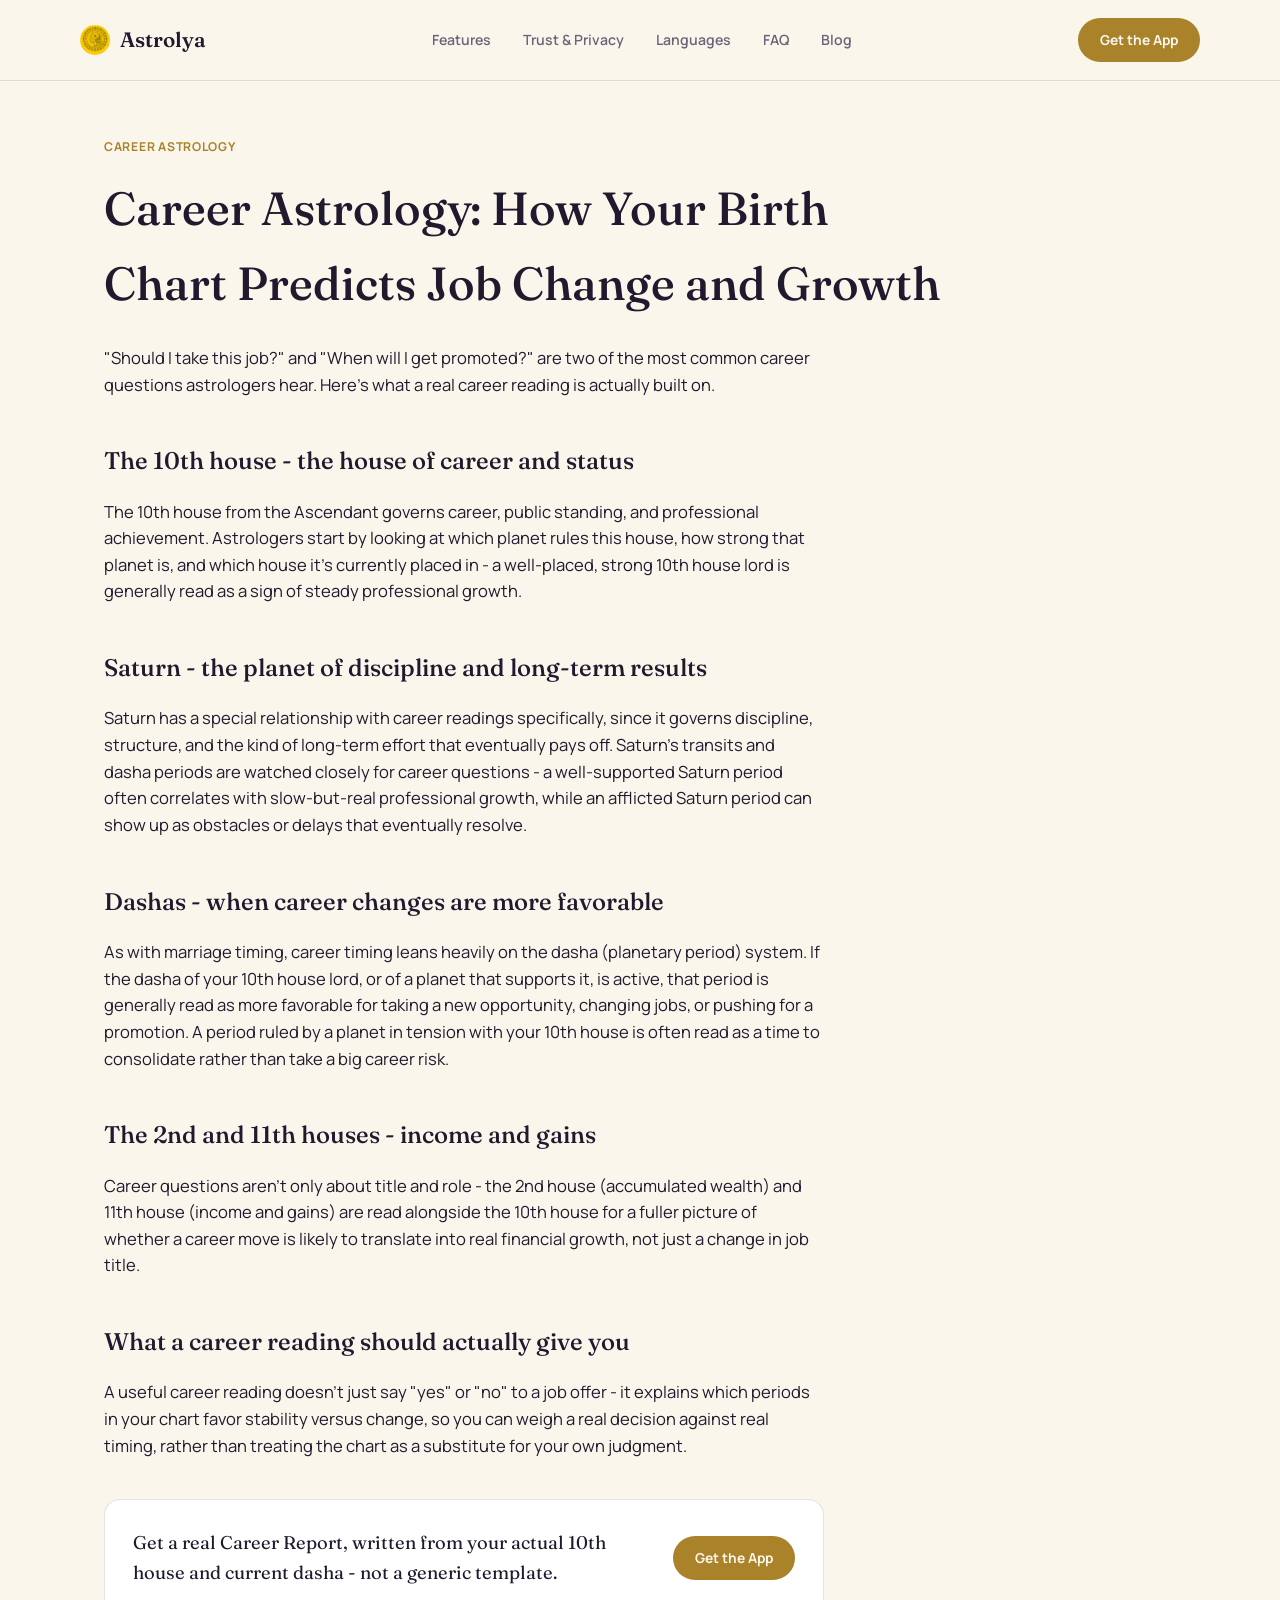
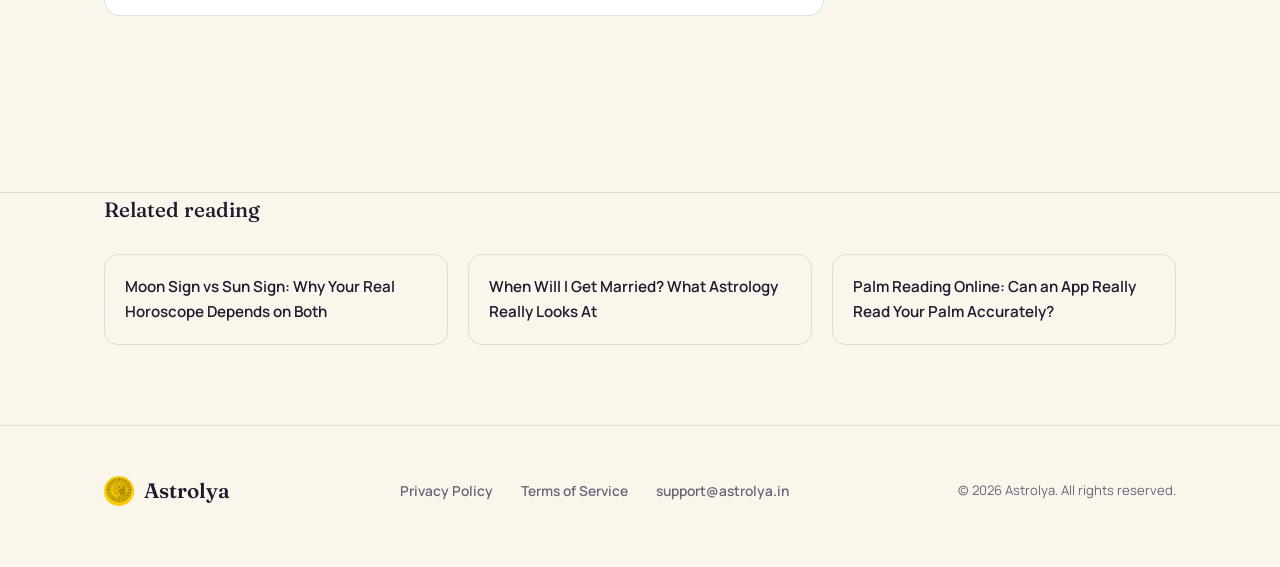
<file: blog/career-astrology-job-change.html>
<!doctype html>
<html lang="en">
<head>
<meta charset="UTF-8">
<meta name="viewport" content="width=device-width, initial-scale=1.0">
<title>Career Astrology: How Your Birth Chart Predicts Job Change</title>
<meta name="description" content="How Vedic astrology reads career timing through the 10th house, Saturn's influence, and planetary periods (dashas) - and when a job change is actually favorable.">
<link rel="canonical" href="https://astrolya.in/blog/career-astrology-job-change.html">
<meta name="robots" content="index, follow">
<meta property="og:type" content="article">
<meta property="og:url" content="https://astrolya.in/blog/career-astrology-job-change.html">
<meta property="og:title" content="Career Astrology: How Your Birth Chart Predicts Job Change">
<meta property="og:description" content="How Vedic astrology reads career timing through the 10th house, Saturn, and planetary periods.">
<meta property="og:site_name" content="Astrolya">
<meta property="og:image" content="https://astrolya.in/og-banner.png">
<meta name="twitter:card" content="summary">
<meta name="twitter:title" content="Career Astrology: How Your Birth Chart Predicts Job Change">
<meta name="twitter:description" content="How Vedic astrology reads career timing through the 10th house, Saturn, and planetary periods.">
<meta name="twitter:image" content="https://astrolya.in/og-banner.png">
<link rel="icon" type="image/png" href="../logo-mark.png">
<link rel="preconnect" href="https://fonts.googleapis.com">
<link rel="preconnect" href="https://fonts.gstatic.com" crossorigin>
<link href="https://fonts.googleapis.com/css2?family=Fraunces:opsz,wght@9..144,400;9..144,500;9..144,600&family=Manrope:wght@400;500;600;700;800&display=swap" rel="stylesheet">
<link rel="stylesheet" href="../styles.css">
<script type="application/ld+json">
{
  "@context": "https://schema.org",
  "@type": "Article",
  "headline": "Career Astrology: How Your Birth Chart Predicts Job Change",
  "description": "How Vedic astrology reads career timing through the 10th house, Saturn, and planetary periods.",
  "author": { "@type": "Organization", "name": "Astrolya" },
  "publisher": { "@type": "Organization", "name": "Astrolya", "logo": { "@type": "ImageObject", "url": "https://astrolya.in/logo-mark.png" } },
  "mainEntityOfPage": "https://astrolya.in/blog/career-astrology-job-change.html",
  "datePublished": "2026-08-18"
}
</script>
<script type="application/ld+json">
{
  "@context": "https://schema.org",
  "@type": "FAQPage",
  "mainEntity": [
    {
      "@type": "Question",
      "name": "Which house in a birth chart governs career?",
      "acceptedAnswer": { "@type": "Answer", "text": "The 10th house from the Ascendant governs career, public standing, and professional achievement. Astrologers look at its ruling planet's strength and placement to judge career growth." }
    },
    {
      "@type": "Question",
      "name": "How does Saturn affect career astrology?",
      "acceptedAnswer": { "@type": "Answer", "text": "Saturn governs discipline and long-term results. Its transits and dasha periods are watched closely for career questions - a well-supported Saturn period often correlates with slow but real professional growth." }
    },
    {
      "@type": "Question",
      "name": "When is the right time to change jobs according to astrology?",
      "acceptedAnswer": { "@type": "Answer", "text": "Career timing leans heavily on the dasha (planetary period) system. A period ruled by your 10th house lord, or a planet that supports it, is generally read as more favorable for a job change or promotion." }
    },
    {
      "@type": "Question",
      "name": "Do the 2nd and 11th houses matter for career too?",
      "acceptedAnswer": { "@type": "Answer", "text": "Yes - the 2nd house (accumulated wealth) and 11th house (income and gains) are read alongside the 10th house to judge whether a career move will translate into real financial growth." }
    }
  ]
}
</script>
</head>
<body>

<header class="nav">
  <div class="wrap nav-row">
    <a class="wordmark" href="../"><img class="glyph" src="../logo-mark.png" alt="Astrolya" width="30" height="30">Astrolya</a>
    <nav class="links">
      <a href="../#chart">Features</a>
      <a href="../#trust">Trust &amp; Privacy</a>
      <a href="../#languages">Languages</a>
      <a href="../#faq">FAQ</a>
      <a href="./">Blog</a>
    </nav>
    <a class="btn" href="../#download">Get the App</a>
  </div>
</header>

<main>
  <section class="article-hero" style="border-top:none; padding-bottom: 0;">
    <div class="wrap">
      <p class="post-meta">Career Astrology</p>
      <h1>Career Astrology: How Your Birth Chart Predicts Job Change and Growth</h1>
    </div>
  </section>

  <section style="border-top: none; padding-top: 0;">
    <div class="wrap">
      <div class="article-body">
        <p>"Should I take this job?" and "When will I get promoted?" are two of the most common career questions astrologers hear. Here's what a real career reading is actually built on.</p>

        <h2>The 10th house - the house of career and status</h2>
        <p>The 10th house from the Ascendant governs career, public standing, and professional achievement. Astrologers start by looking at which planet rules this house, how strong that planet is, and which house it's currently placed in - a well-placed, strong 10th house lord is generally read as a sign of steady professional growth.</p>

        <h2>Saturn - the planet of discipline and long-term results</h2>
        <p>Saturn has a special relationship with career readings specifically, since it governs discipline, structure, and the kind of long-term effort that eventually pays off. Saturn's transits and dasha periods are watched closely for career questions - a well-supported Saturn period often correlates with slow-but-real professional growth, while an afflicted Saturn period can show up as obstacles or delays that eventually resolve.</p>

        <h2>Dashas - when career changes are more favorable</h2>
        <p>As with marriage timing, career timing leans heavily on the dasha (planetary period) system. If the dasha of your 10th house lord, or of a planet that supports it, is active, that period is generally read as more favorable for taking a new opportunity, changing jobs, or pushing for a promotion. A period ruled by a planet in tension with your 10th house is often read as a time to consolidate rather than take a big career risk.</p>

        <h2>The 2nd and 11th houses - income and gains</h2>
        <p>Career questions aren't only about title and role - the 2nd house (accumulated wealth) and 11th house (income and gains) are read alongside the 10th house for a fuller picture of whether a career move is likely to translate into real financial growth, not just a change in job title.</p>

        <h2>What a career reading should actually give you</h2>
        <p>A useful career reading doesn't just say "yes" or "no" to a job offer - it explains which periods in your chart favor stability versus change, so you can weigh a real decision against real timing, rather than treating the chart as a substitute for your own judgment.</p>

        <div class="article-cta">
          <p>Get a real Career Report, written from your actual 10th house and current dasha - not a generic template.</p>
          <a class="btn" href="../#download">Get the App</a>
        </div>
      </div>
    </div>
  </section>

  <section class="related-posts" style="padding-top: 0;">
    <div class="wrap">
      <h2 style="font-size: 1.3rem;">Related reading</h2>
      <div class="related-grid">
        <a href="moon-sign-vs-sun-sign.html">Moon Sign vs Sun Sign: Why Your Real Horoscope Depends on Both</a>
        <a href="when-will-i-get-married-astrology.html">When Will I Get Married? What Astrology Really Looks At</a>
        <a href="palm-reading-online-app.html">Palm Reading Online: Can an App Really Read Your Palm Accurately?</a>
      </div>
    </div>
  </section>
</main>

<footer>
  <div class="wrap foot-row">
    <a class="wordmark" href="../"><img class="glyph" src="../logo-mark.png" alt="Astrolya" width="30" height="30">Astrolya</a>
    <div class="foot-links">
      <a href="/privacy-policy.html">Privacy Policy</a>
      <a href="/terms-of-service.html">Terms of Service</a>
      <a href="mailto:support@astrolya.in">support@astrolya.in</a>
    </div>
    <p class="foot-copy">© 2026 Astrolya. All rights reserved.</p>
  </div>
</footer>

</body>
</html>
</file>
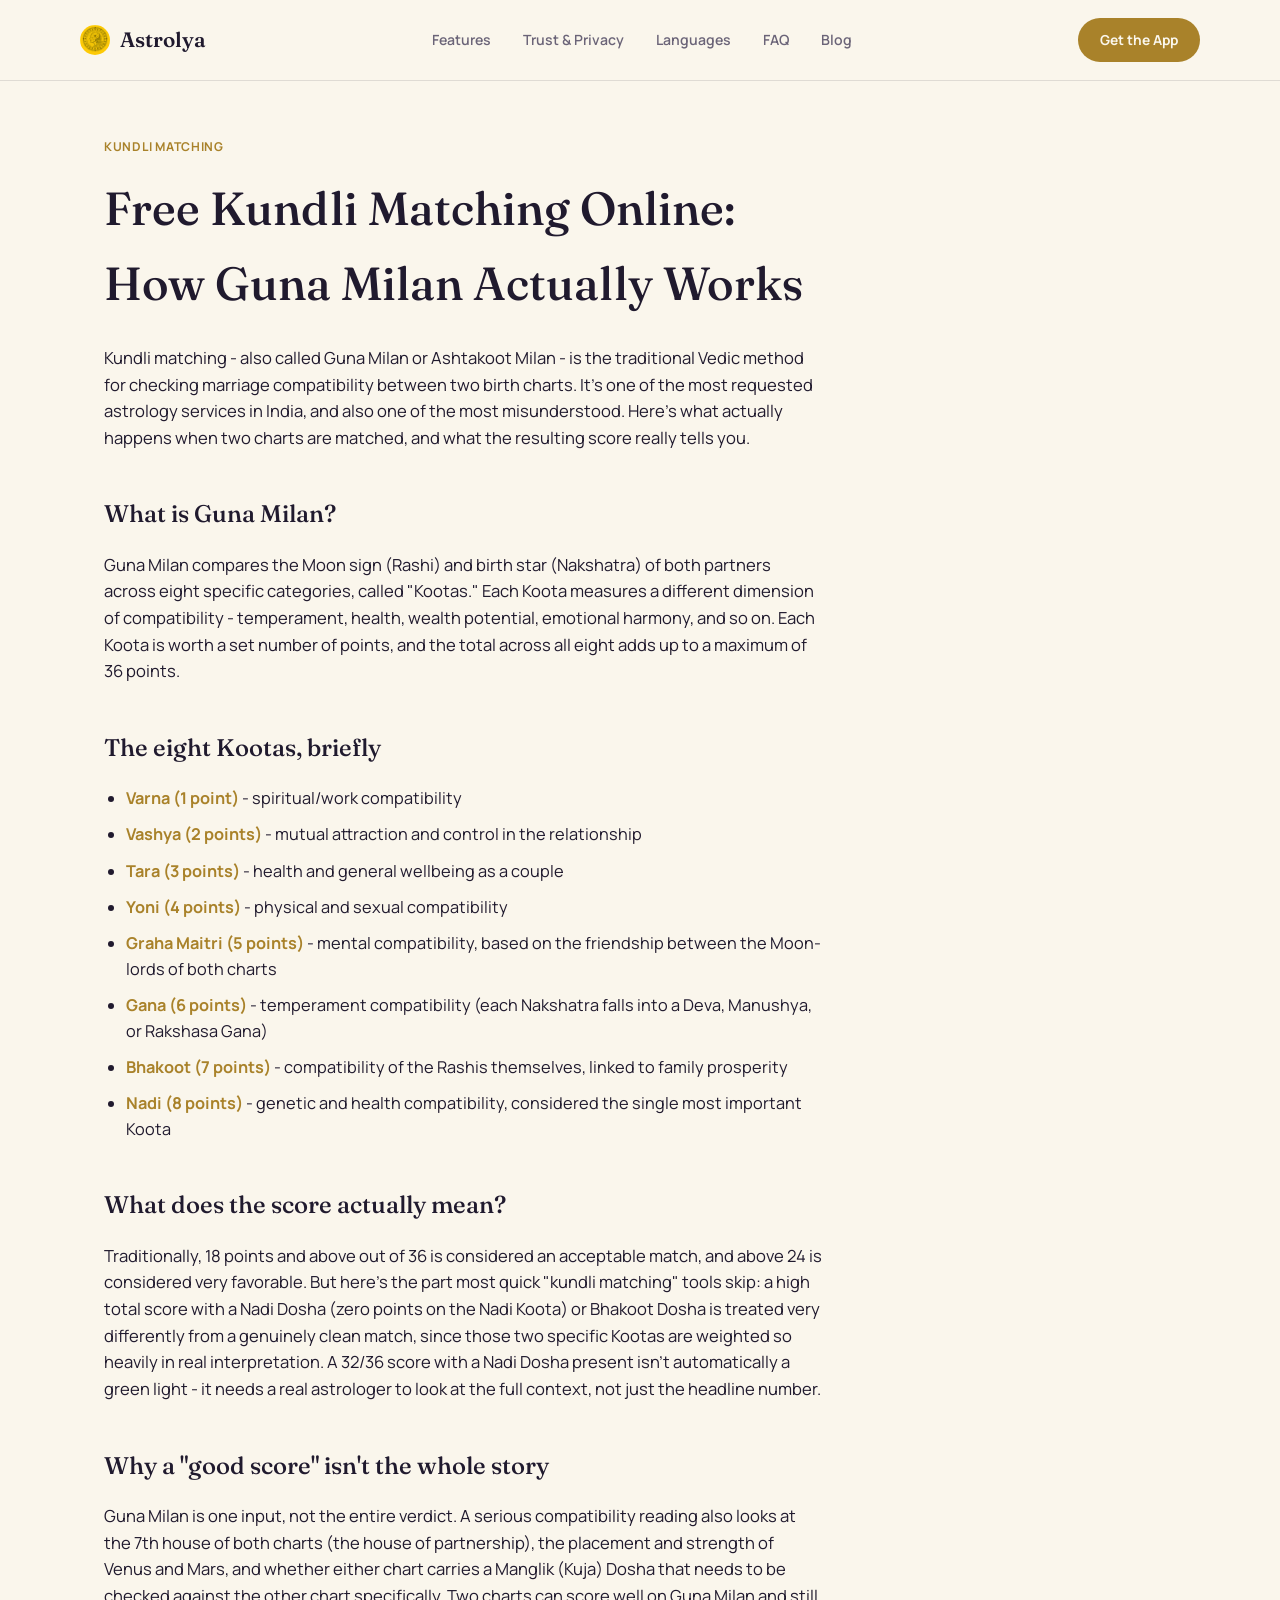
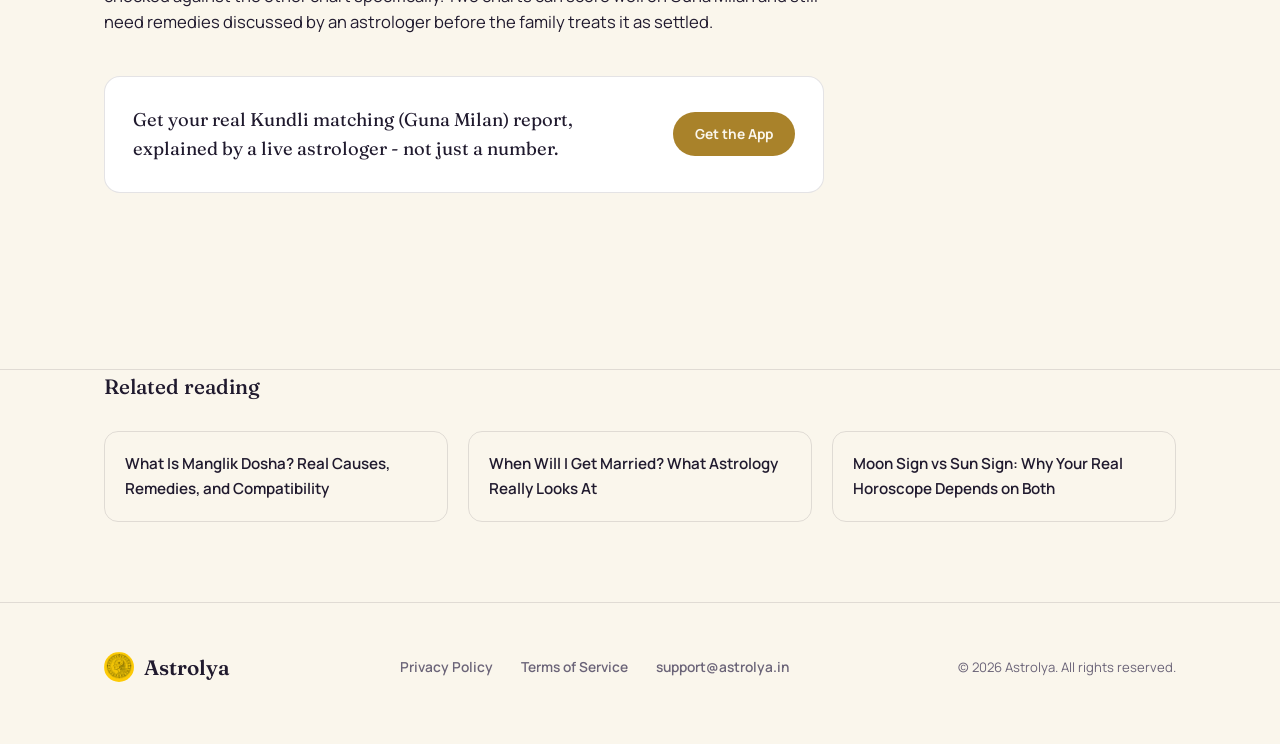
<file: blog/free-kundli-matching-guna-milan.html>
<!doctype html>
<html lang="en">
<head>
<meta charset="UTF-8">
<meta name="viewport" content="width=device-width, initial-scale=1.0">
<title>Free Kundli Matching Online: How Guna Milan Actually Works</title>
<meta name="description" content="Learn how free Kundli matching (Guna Milan) works, what the 36-point Ashtakoot score really measures, and how to read a marriage compatibility report properly.">
<link rel="canonical" href="https://astrolya.in/blog/free-kundli-matching-guna-milan.html">
<meta name="robots" content="index, follow">
<meta property="og:type" content="article">
<meta property="og:url" content="https://astrolya.in/blog/free-kundli-matching-guna-milan.html">
<meta property="og:title" content="Free Kundli Matching Online: How Guna Milan Actually Works">
<meta property="og:description" content="What the 36-point Ashtakoot score really measures, and how to read a marriage compatibility report properly.">
<meta property="og:site_name" content="Astrolya">
<meta property="og:image" content="https://astrolya.in/og-banner.png">
<meta name="twitter:card" content="summary">
<meta name="twitter:title" content="Free Kundli Matching Online: How Guna Milan Actually Works">
<meta name="twitter:description" content="What the 36-point Ashtakoot score really measures, and how to read a marriage compatibility report properly.">
<meta name="twitter:image" content="https://astrolya.in/og-banner.png">
<link rel="icon" type="image/png" href="../logo-mark.png">
<link rel="preconnect" href="https://fonts.googleapis.com">
<link rel="preconnect" href="https://fonts.gstatic.com" crossorigin>
<link href="https://fonts.googleapis.com/css2?family=Fraunces:opsz,wght@9..144,400;9..144,500;9..144,600&family=Manrope:wght@400;500;600;700;800&display=swap" rel="stylesheet">
<link rel="stylesheet" href="../styles.css">
<script type="application/ld+json">
{
  "@context": "https://schema.org",
  "@type": "Article",
  "headline": "Free Kundli Matching Online: How Guna Milan Actually Works",
  "description": "What the 36-point Ashtakoot score really measures, and how to read a marriage compatibility report properly.",
  "author": { "@type": "Organization", "name": "Astrolya" },
  "publisher": { "@type": "Organization", "name": "Astrolya", "logo": { "@type": "ImageObject", "url": "https://astrolya.in/logo-mark.png" } },
  "mainEntityOfPage": "https://astrolya.in/blog/free-kundli-matching-guna-milan.html",
  "datePublished": "2026-08-18"
}
</script>
<script type="application/ld+json">
{
  "@context": "https://schema.org",
  "@type": "FAQPage",
  "mainEntity": [
    {
      "@type": "Question",
      "name": "What is Guna Milan (Kundli matching)?",
      "acceptedAnswer": { "@type": "Answer", "text": "Guna Milan compares the Moon sign and birth star of both partners across eight categories called Kootas, each measuring a different dimension of compatibility, for a maximum score of 36 points." }
    },
    {
      "@type": "Question",
      "name": "What is a good Kundli matching score?",
      "acceptedAnswer": { "@type": "Answer", "text": "Traditionally, 18 points and above out of 36 is considered acceptable, and above 24 is considered very favorable - but a high score with a Nadi Dosha or Bhakoot Dosha present needs a real astrologer's review, not just the headline number." }
    },
    {
      "@type": "Question",
      "name": "Is a good Guna Milan score enough to confirm compatibility?",
      "acceptedAnswer": { "@type": "Answer", "text": "No - Guna Milan is one input, not the entire verdict. A full compatibility reading also checks the 7th house of both charts, the placement of Venus and Mars, and whether either chart carries a Manglik Dosha." }
    }
  ]
}
</script>
</head>
<body>

<header class="nav">
  <div class="wrap nav-row">
    <a class="wordmark" href="../"><img class="glyph" src="../logo-mark.png" alt="Astrolya" width="30" height="30">Astrolya</a>
    <nav class="links">
      <a href="../#chart">Features</a>
      <a href="../#trust">Trust &amp; Privacy</a>
      <a href="../#languages">Languages</a>
      <a href="../#faq">FAQ</a>
      <a href="./">Blog</a>
    </nav>
    <a class="btn" href="../#download">Get the App</a>
  </div>
</header>

<main>
  <section class="article-hero" style="border-top:none; padding-bottom: 0;">
    <div class="wrap">
      <p class="post-meta">Kundli Matching</p>
      <h1>Free Kundli Matching Online: How Guna Milan Actually Works</h1>
    </div>
  </section>

  <section style="border-top: none; padding-top: 0;">
    <div class="wrap">
      <div class="article-body">
        <p>Kundli matching - also called Guna Milan or Ashtakoot Milan - is the traditional Vedic method for checking marriage compatibility between two birth charts. It's one of the most requested astrology services in India, and also one of the most misunderstood. Here's what actually happens when two charts are matched, and what the resulting score really tells you.</p>

        <h2>What is Guna Milan?</h2>
        <p>Guna Milan compares the Moon sign (Rashi) and birth star (Nakshatra) of both partners across eight specific categories, called "Kootas." Each Koota measures a different dimension of compatibility - temperament, health, wealth potential, emotional harmony, and so on. Each Koota is worth a set number of points, and the total across all eight adds up to a maximum of 36 points.</p>

        <h2>The eight Kootas, briefly</h2>
        <ul>
          <li><strong>Varna (1 point)</strong> - spiritual/work compatibility</li>
          <li><strong>Vashya (2 points)</strong> - mutual attraction and control in the relationship</li>
          <li><strong>Tara (3 points)</strong> - health and general wellbeing as a couple</li>
          <li><strong>Yoni (4 points)</strong> - physical and sexual compatibility</li>
          <li><strong>Graha Maitri (5 points)</strong> - mental compatibility, based on the friendship between the Moon-lords of both charts</li>
          <li><strong>Gana (6 points)</strong> - temperament compatibility (each Nakshatra falls into a Deva, Manushya, or Rakshasa Gana)</li>
          <li><strong>Bhakoot (7 points)</strong> - compatibility of the Rashis themselves, linked to family prosperity</li>
          <li><strong>Nadi (8 points)</strong> - genetic and health compatibility, considered the single most important Koota</li>
        </ul>

        <h2>What does the score actually mean?</h2>
        <p>Traditionally, 18 points and above out of 36 is considered an acceptable match, and above 24 is considered very favorable. But here's the part most quick "kundli matching" tools skip: a high total score with a Nadi Dosha (zero points on the Nadi Koota) or Bhakoot Dosha is treated very differently from a genuinely clean match, since those two specific Kootas are weighted so heavily in real interpretation. A 32/36 score with a Nadi Dosha present isn't automatically a green light - it needs a real astrologer to look at the full context, not just the headline number.</p>

        <h2>Why a "good score" isn't the whole story</h2>
        <p>Guna Milan is one input, not the entire verdict. A serious compatibility reading also looks at the 7th house of both charts (the house of partnership), the placement and strength of Venus and Mars, and whether either chart carries a Manglik (Kuja) Dosha that needs to be checked against the other chart specifically. Two charts can score well on Guna Milan and still need remedies discussed by an astrologer before the family treats it as settled.</p>

        <div class="article-cta">
          <p>Get your real Kundli matching (Guna Milan) report, explained by a live astrologer - not just a number.</p>
          <a class="btn" href="../#download">Get the App</a>
        </div>
      </div>
    </div>
  </section>

  <section class="related-posts" style="padding-top: 0;">
    <div class="wrap">
      <h2 style="font-size: 1.3rem;">Related reading</h2>
      <div class="related-grid">
        <a href="manglik-dosha-remedies.html">What Is Manglik Dosha? Real Causes, Remedies, and Compatibility</a>
        <a href="when-will-i-get-married-astrology.html">When Will I Get Married? What Astrology Really Looks At</a>
        <a href="moon-sign-vs-sun-sign.html">Moon Sign vs Sun Sign: Why Your Real Horoscope Depends on Both</a>
      </div>
    </div>
  </section>
</main>

<footer>
  <div class="wrap foot-row">
    <a class="wordmark" href="../"><img class="glyph" src="../logo-mark.png" alt="Astrolya" width="30" height="30">Astrolya</a>
    <div class="foot-links">
      <a href="/privacy-policy.html">Privacy Policy</a>
      <a href="/terms-of-service.html">Terms of Service</a>
      <a href="mailto:support@astrolya.in">support@astrolya.in</a>
    </div>
    <p class="foot-copy">© 2026 Astrolya. All rights reserved.</p>
  </div>
</footer>

</body>
</html>
</file>
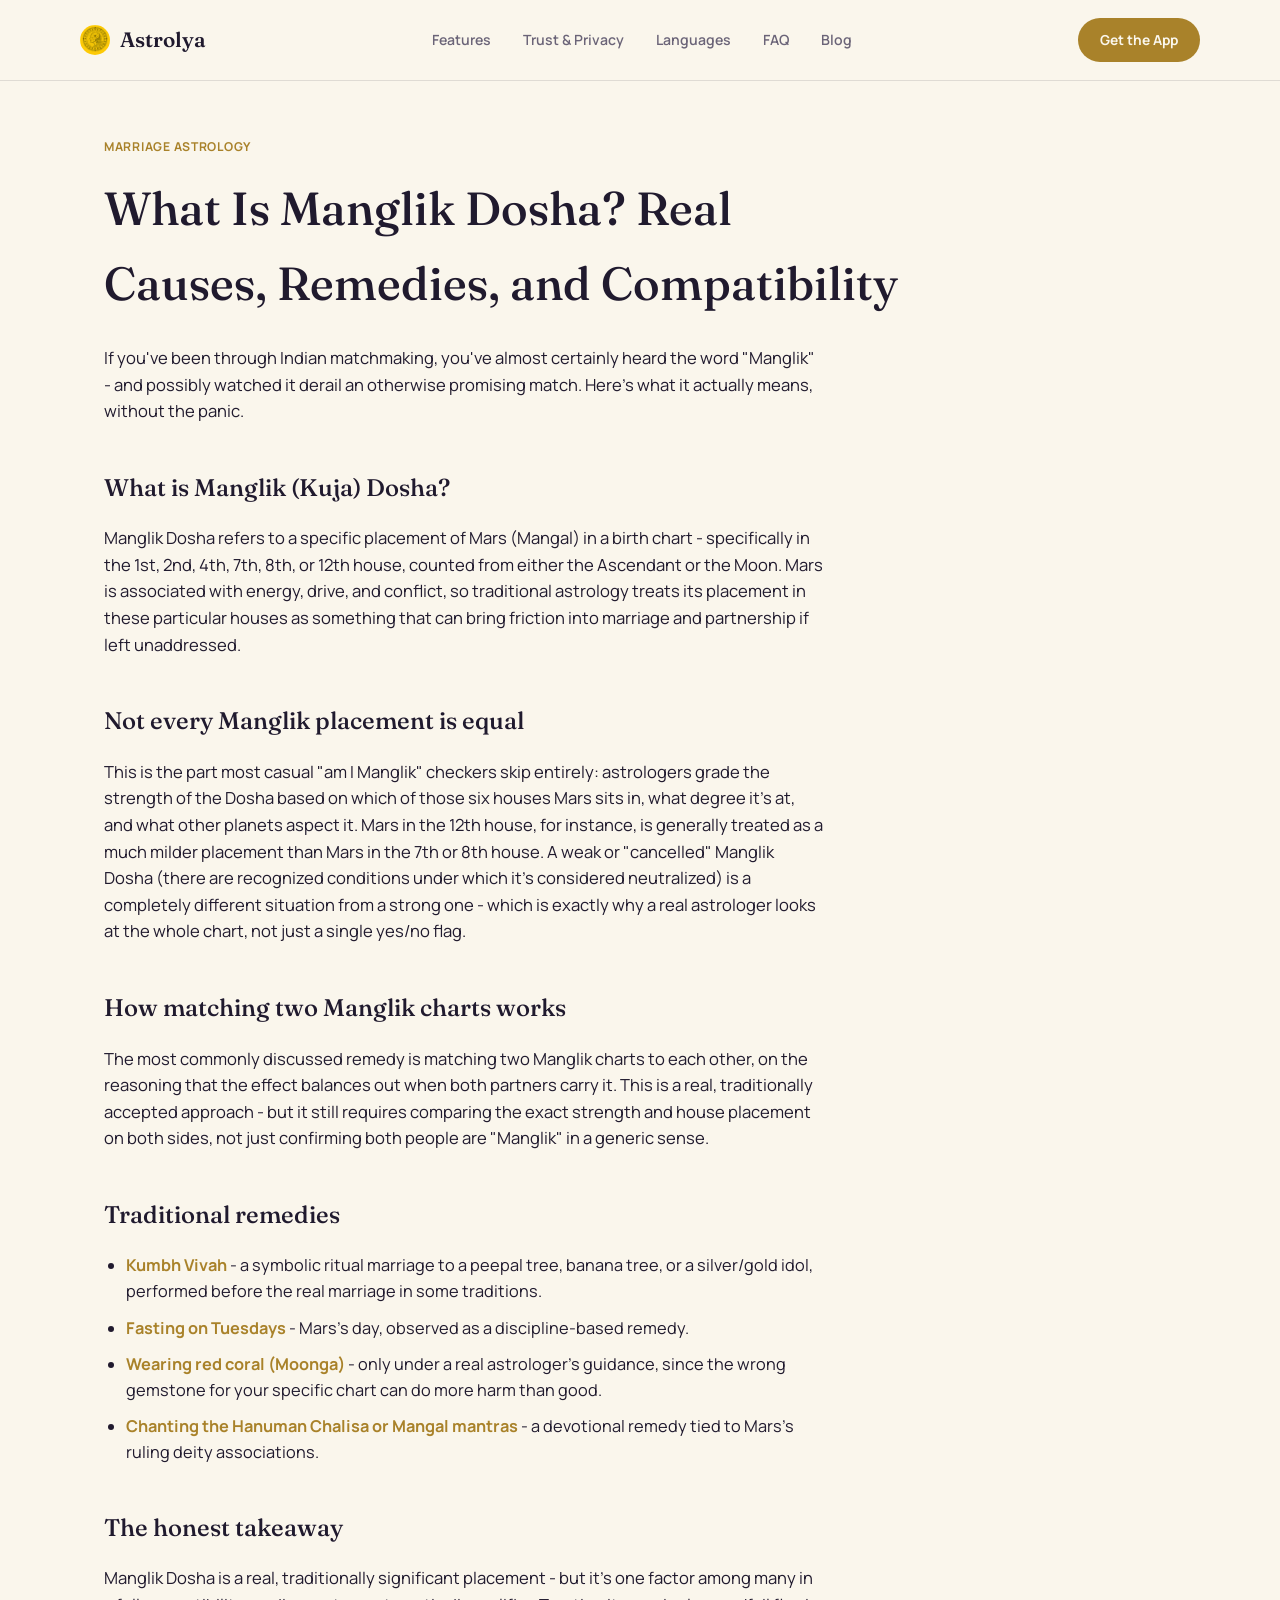
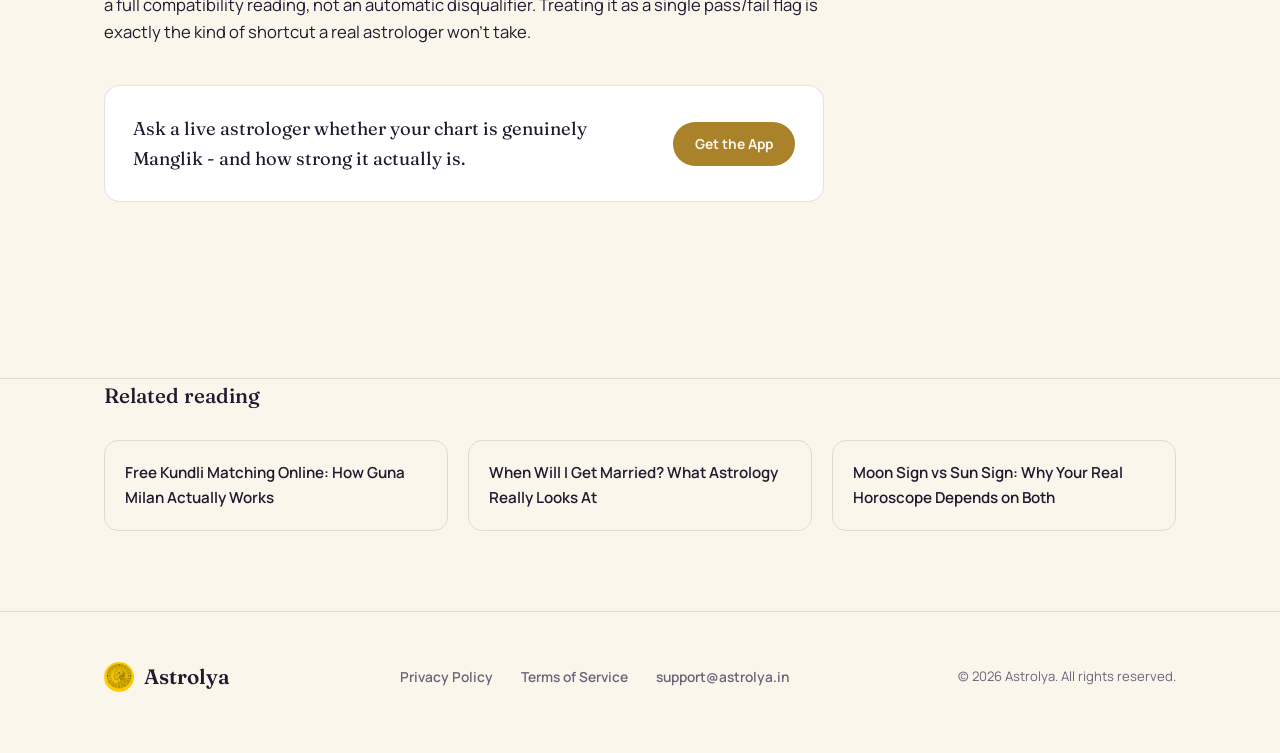
<file: blog/manglik-dosha-remedies.html>
<!doctype html>
<html lang="en">
<head>
<meta charset="UTF-8">
<meta name="viewport" content="width=device-width, initial-scale=1.0">
<title>What Is Manglik Dosha? Real Causes, Remedies, and Compatibility</title>
<meta name="description" content="A clear guide to Manglik Dosha (Kuja Dosha) - what it means, why some placements are stronger than others, and the real remedies astrologers recommend.">
<link rel="canonical" href="https://astrolya.in/blog/manglik-dosha-remedies.html">
<meta name="robots" content="index, follow">
<meta property="og:type" content="article">
<meta property="og:url" content="https://astrolya.in/blog/manglik-dosha-remedies.html">
<meta property="og:title" content="What Is Manglik Dosha? Real Causes, Remedies, and Compatibility">
<meta property="og:description" content="A clear guide to Manglik Dosha - what it means, why some placements are stronger than others, and the real remedies astrologers recommend.">
<meta property="og:site_name" content="Astrolya">
<meta property="og:image" content="https://astrolya.in/og-banner.png">
<meta name="twitter:card" content="summary">
<meta name="twitter:title" content="What Is Manglik Dosha? Real Causes, Remedies, and Compatibility">
<meta name="twitter:description" content="A clear guide to Manglik Dosha - what it means, why some placements are stronger than others, and the real remedies astrologers recommend.">
<meta name="twitter:image" content="https://astrolya.in/og-banner.png">
<link rel="icon" type="image/png" href="../logo-mark.png">
<link rel="preconnect" href="https://fonts.googleapis.com">
<link rel="preconnect" href="https://fonts.gstatic.com" crossorigin>
<link href="https://fonts.googleapis.com/css2?family=Fraunces:opsz,wght@9..144,400;9..144,500;9..144,600&family=Manrope:wght@400;500;600;700;800&display=swap" rel="stylesheet">
<link rel="stylesheet" href="../styles.css">
<script type="application/ld+json">
{
  "@context": "https://schema.org",
  "@type": "Article",
  "headline": "What Is Manglik Dosha? Real Causes, Remedies, and Compatibility",
  "description": "A clear guide to Manglik Dosha - what it means, why some placements are stronger than others, and the real remedies astrologers recommend.",
  "author": { "@type": "Organization", "name": "Astrolya" },
  "publisher": { "@type": "Organization", "name": "Astrolya", "logo": { "@type": "ImageObject", "url": "https://astrolya.in/logo-mark.png" } },
  "mainEntityOfPage": "https://astrolya.in/blog/manglik-dosha-remedies.html",
  "datePublished": "2026-08-18"
}
</script>
<script type="application/ld+json">
{
  "@context": "https://schema.org",
  "@type": "FAQPage",
  "mainEntity": [
    {
      "@type": "Question",
      "name": "What is Manglik (Kuja) Dosha?",
      "acceptedAnswer": { "@type": "Answer", "text": "Manglik Dosha refers to Mars being placed in the 1st, 2nd, 4th, 7th, 8th, or 12th house of a birth chart, counted from the Ascendant or Moon - a placement traditionally read as bringing friction into marriage if left unaddressed." }
    },
    {
      "@type": "Question",
      "name": "Is every Manglik placement equally serious?",
      "acceptedAnswer": { "@type": "Answer", "text": "No - astrologers grade the strength of the Dosha based on which house Mars sits in, its degree, and what other planets aspect it. Some placements are mild, others strong, and some conditions can neutralize it entirely." }
    },
    {
      "@type": "Question",
      "name": "Can two Manglik people marry each other?",
      "acceptedAnswer": { "@type": "Answer", "text": "Yes - matching two Manglik charts to each other is a traditionally accepted remedy, though it still requires comparing the exact strength and house placement on both sides, not just confirming both people are Manglik." }
    },
    {
      "@type": "Question",
      "name": "What are the traditional remedies for Manglik Dosha?",
      "acceptedAnswer": { "@type": "Answer", "text": "Common remedies include Kumbh Vivah (a symbolic ritual marriage), fasting on Tuesdays, wearing red coral under an astrologer's guidance, and chanting the Hanuman Chalisa or Mangal mantras." }
    }
  ]
}
</script>
</head>
<body>

<header class="nav">
  <div class="wrap nav-row">
    <a class="wordmark" href="../"><img class="glyph" src="../logo-mark.png" alt="Astrolya" width="30" height="30">Astrolya</a>
    <nav class="links">
      <a href="../#chart">Features</a>
      <a href="../#trust">Trust &amp; Privacy</a>
      <a href="../#languages">Languages</a>
      <a href="../#faq">FAQ</a>
      <a href="./">Blog</a>
    </nav>
    <a class="btn" href="../#download">Get the App</a>
  </div>
</header>

<main>
  <section class="article-hero" style="border-top:none; padding-bottom: 0;">
    <div class="wrap">
      <p class="post-meta">Marriage Astrology</p>
      <h1>What Is Manglik Dosha? Real Causes, Remedies, and Compatibility</h1>
    </div>
  </section>

  <section style="border-top: none; padding-top: 0;">
    <div class="wrap">
      <div class="article-body">
        <p>If you've been through Indian matchmaking, you've almost certainly heard the word "Manglik" - and possibly watched it derail an otherwise promising match. Here's what it actually means, without the panic.</p>

        <h2>What is Manglik (Kuja) Dosha?</h2>
        <p>Manglik Dosha refers to a specific placement of Mars (Mangal) in a birth chart - specifically in the 1st, 2nd, 4th, 7th, 8th, or 12th house, counted from either the Ascendant or the Moon. Mars is associated with energy, drive, and conflict, so traditional astrology treats its placement in these particular houses as something that can bring friction into marriage and partnership if left unaddressed.</p>

        <h2>Not every Manglik placement is equal</h2>
        <p>This is the part most casual "am I Manglik" checkers skip entirely: astrologers grade the strength of the Dosha based on which of those six houses Mars sits in, what degree it's at, and what other planets aspect it. Mars in the 12th house, for instance, is generally treated as a much milder placement than Mars in the 7th or 8th house. A weak or "cancelled" Manglik Dosha (there are recognized conditions under which it's considered neutralized) is a completely different situation from a strong one - which is exactly why a real astrologer looks at the whole chart, not just a single yes/no flag.</p>

        <h2>How matching two Manglik charts works</h2>
        <p>The most commonly discussed remedy is matching two Manglik charts to each other, on the reasoning that the effect balances out when both partners carry it. This is a real, traditionally accepted approach - but it still requires comparing the exact strength and house placement on both sides, not just confirming both people are "Manglik" in a generic sense.</p>

        <h2>Traditional remedies</h2>
        <ul>
          <li><strong>Kumbh Vivah</strong> - a symbolic ritual marriage to a peepal tree, banana tree, or a silver/gold idol, performed before the real marriage in some traditions.</li>
          <li><strong>Fasting on Tuesdays</strong> - Mars's day, observed as a discipline-based remedy.</li>
          <li><strong>Wearing red coral (Moonga)</strong> - only under a real astrologer's guidance, since the wrong gemstone for your specific chart can do more harm than good.</li>
          <li><strong>Chanting the Hanuman Chalisa or Mangal mantras</strong> - a devotional remedy tied to Mars's ruling deity associations.</li>
        </ul>

        <h2>The honest takeaway</h2>
        <p>Manglik Dosha is a real, traditionally significant placement - but it's one factor among many in a full compatibility reading, not an automatic disqualifier. Treating it as a single pass/fail flag is exactly the kind of shortcut a real astrologer won't take.</p>

        <div class="article-cta">
          <p>Ask a live astrologer whether your chart is genuinely Manglik - and how strong it actually is.</p>
          <a class="btn" href="../#download">Get the App</a>
        </div>
      </div>
    </div>
  </section>

  <section class="related-posts" style="padding-top: 0;">
    <div class="wrap">
      <h2 style="font-size: 1.3rem;">Related reading</h2>
      <div class="related-grid">
        <a href="free-kundli-matching-guna-milan.html">Free Kundli Matching Online: How Guna Milan Actually Works</a>
        <a href="when-will-i-get-married-astrology.html">When Will I Get Married? What Astrology Really Looks At</a>
        <a href="moon-sign-vs-sun-sign.html">Moon Sign vs Sun Sign: Why Your Real Horoscope Depends on Both</a>
      </div>
    </div>
  </section>
</main>

<footer>
  <div class="wrap foot-row">
    <a class="wordmark" href="../"><img class="glyph" src="../logo-mark.png" alt="Astrolya" width="30" height="30">Astrolya</a>
    <div class="foot-links">
      <a href="/privacy-policy.html">Privacy Policy</a>
      <a href="/terms-of-service.html">Terms of Service</a>
      <a href="mailto:support@astrolya.in">support@astrolya.in</a>
    </div>
    <p class="foot-copy">© 2026 Astrolya. All rights reserved.</p>
  </div>
</footer>

</body>
</html>
</file>
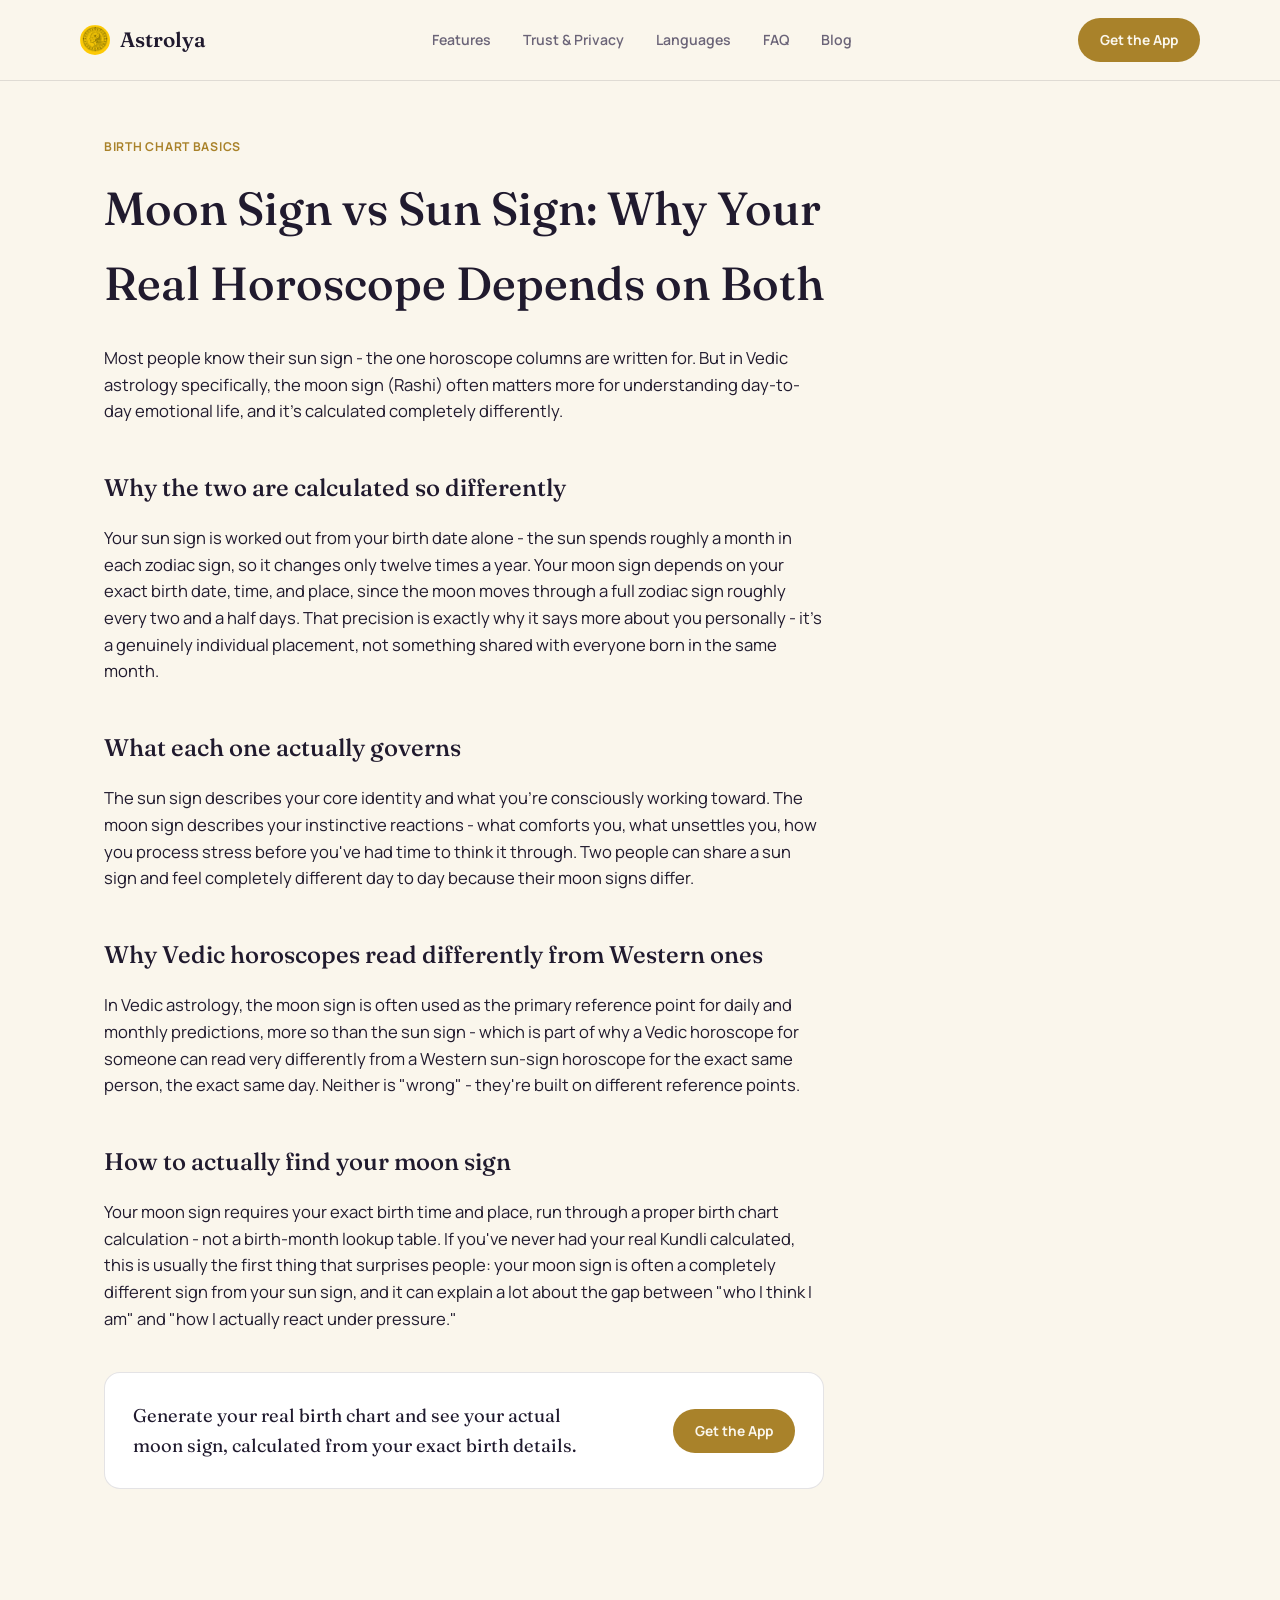
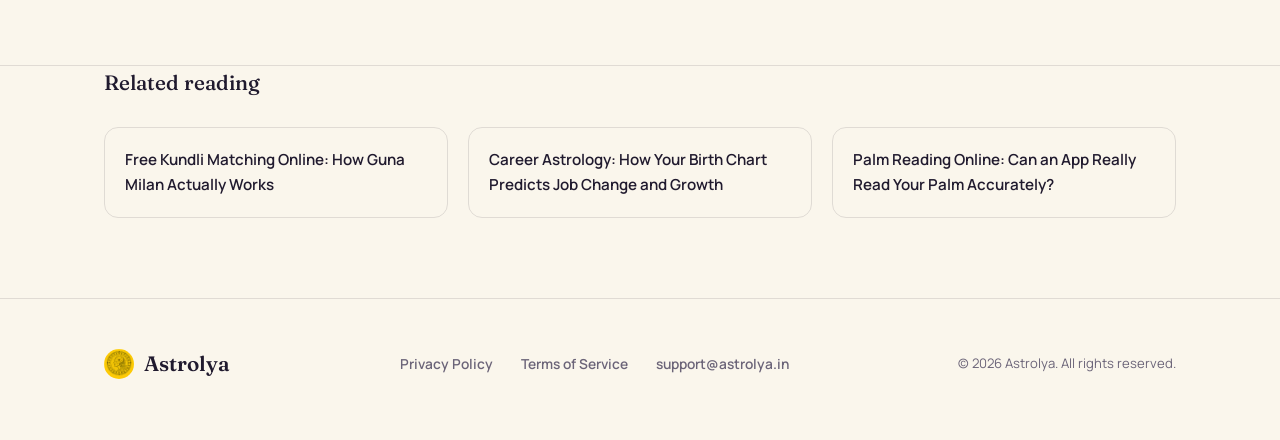
<file: blog/moon-sign-vs-sun-sign.html>
<!doctype html>
<html lang="en">
<head>
<meta charset="UTF-8">
<meta name="viewport" content="width=device-width, initial-scale=1.0">
<title>Moon Sign vs Sun Sign: Why Your Real Horoscope Depends on Both</title>
<meta name="description" content="Your sun sign and moon sign tell very different stories. Here's why your moon sign often matters more for daily emotional life and Vedic predictions.">
<link rel="canonical" href="https://astrolya.in/blog/moon-sign-vs-sun-sign.html">
<meta name="robots" content="index, follow">
<meta property="og:type" content="article">
<meta property="og:url" content="https://astrolya.in/blog/moon-sign-vs-sun-sign.html">
<meta property="og:title" content="Moon Sign vs Sun Sign: Why Your Real Horoscope Depends on Both">
<meta property="og:description" content="Your sun sign and moon sign tell very different stories - here's why your moon sign often matters more.">
<meta property="og:site_name" content="Astrolya">
<meta property="og:image" content="https://astrolya.in/og-banner.png">
<meta name="twitter:card" content="summary">
<meta name="twitter:title" content="Moon Sign vs Sun Sign: Why Your Real Horoscope Depends on Both">
<meta name="twitter:description" content="Your sun sign and moon sign tell very different stories - here's why your moon sign often matters more.">
<meta name="twitter:image" content="https://astrolya.in/og-banner.png">
<link rel="icon" type="image/png" href="../logo-mark.png">
<link rel="preconnect" href="https://fonts.googleapis.com">
<link rel="preconnect" href="https://fonts.gstatic.com" crossorigin>
<link href="https://fonts.googleapis.com/css2?family=Fraunces:opsz,wght@9..144,400;9..144,500;9..144,600&family=Manrope:wght@400;500;600;700;800&display=swap" rel="stylesheet">
<link rel="stylesheet" href="../styles.css">
<script type="application/ld+json">
{
  "@context": "https://schema.org",
  "@type": "Article",
  "headline": "Moon Sign vs Sun Sign: Why Your Real Horoscope Depends on Both",
  "description": "Your sun sign and moon sign tell very different stories - here's why your moon sign often matters more.",
  "author": { "@type": "Organization", "name": "Astrolya" },
  "publisher": { "@type": "Organization", "name": "Astrolya", "logo": { "@type": "ImageObject", "url": "https://astrolya.in/logo-mark.png" } },
  "mainEntityOfPage": "https://astrolya.in/blog/moon-sign-vs-sun-sign.html",
  "datePublished": "2026-08-18"
}
</script>
<script type="application/ld+json">
{
  "@context": "https://schema.org",
  "@type": "FAQPage",
  "mainEntity": [
    {
      "@type": "Question",
      "name": "What is the difference between a sun sign and a moon sign?",
      "acceptedAnswer": { "@type": "Answer", "text": "Your sun sign is based on your birth date alone and changes only twelve times a year. Your moon sign depends on your exact birth date, time and place, since the moon moves through a zodiac sign roughly every two and a half days - making it far more personal." }
    },
    {
      "@type": "Question",
      "name": "Why does Vedic astrology emphasize the moon sign more than the sun sign?",
      "acceptedAnswer": { "@type": "Answer", "text": "In Vedic astrology, the moon sign (Rashi) is often used as the primary reference point for daily and monthly predictions, which is why a Vedic horoscope can read very differently from a Western sun-sign horoscope for the same person and day." }
    },
    {
      "@type": "Question",
      "name": "How do I find my real moon sign?",
      "acceptedAnswer": { "@type": "Answer", "text": "Your moon sign requires your exact birth time and place, run through a proper birth chart calculation - not a birth-month lookup table." }
    }
  ]
}
</script>
</head>
<body>

<header class="nav">
  <div class="wrap nav-row">
    <a class="wordmark" href="../"><img class="glyph" src="../logo-mark.png" alt="Astrolya" width="30" height="30">Astrolya</a>
    <nav class="links">
      <a href="../#chart">Features</a>
      <a href="../#trust">Trust &amp; Privacy</a>
      <a href="../#languages">Languages</a>
      <a href="../#faq">FAQ</a>
      <a href="./">Blog</a>
    </nav>
    <a class="btn" href="../#download">Get the App</a>
  </div>
</header>

<main>
  <section class="article-hero" style="border-top:none; padding-bottom: 0;">
    <div class="wrap">
      <p class="post-meta">Birth Chart Basics</p>
      <h1>Moon Sign vs Sun Sign: Why Your Real Horoscope Depends on Both</h1>
    </div>
  </section>

  <section style="border-top: none; padding-top: 0;">
    <div class="wrap">
      <div class="article-body">
        <p>Most people know their sun sign - the one horoscope columns are written for. But in Vedic astrology specifically, the moon sign (Rashi) often matters more for understanding day-to-day emotional life, and it's calculated completely differently.</p>

        <h2>Why the two are calculated so differently</h2>
        <p>Your sun sign is worked out from your birth date alone - the sun spends roughly a month in each zodiac sign, so it changes only twelve times a year. Your moon sign depends on your exact birth date, time, and place, since the moon moves through a full zodiac sign roughly every two and a half days. That precision is exactly why it says more about you personally - it's a genuinely individual placement, not something shared with everyone born in the same month.</p>

        <h2>What each one actually governs</h2>
        <p>The sun sign describes your core identity and what you're consciously working toward. The moon sign describes your instinctive reactions - what comforts you, what unsettles you, how you process stress before you've had time to think it through. Two people can share a sun sign and feel completely different day to day because their moon signs differ.</p>

        <h2>Why Vedic horoscopes read differently from Western ones</h2>
        <p>In Vedic astrology, the moon sign is often used as the primary reference point for daily and monthly predictions, more so than the sun sign - which is part of why a Vedic horoscope for someone can read very differently from a Western sun-sign horoscope for the exact same person, the exact same day. Neither is "wrong" - they're built on different reference points.</p>

        <h2>How to actually find your moon sign</h2>
        <p>Your moon sign requires your exact birth time and place, run through a proper birth chart calculation - not a birth-month lookup table. If you've never had your real Kundli calculated, this is usually the first thing that surprises people: your moon sign is often a completely different sign from your sun sign, and it can explain a lot about the gap between "who I think I am" and "how I actually react under pressure."</p>

        <div class="article-cta">
          <p>Generate your real birth chart and see your actual moon sign, calculated from your exact birth details.</p>
          <a class="btn" href="../#download">Get the App</a>
        </div>
      </div>
    </div>
  </section>

  <section class="related-posts" style="padding-top: 0;">
    <div class="wrap">
      <h2 style="font-size: 1.3rem;">Related reading</h2>
      <div class="related-grid">
        <a href="free-kundli-matching-guna-milan.html">Free Kundli Matching Online: How Guna Milan Actually Works</a>
        <a href="career-astrology-job-change.html">Career Astrology: How Your Birth Chart Predicts Job Change and Growth</a>
        <a href="palm-reading-online-app.html">Palm Reading Online: Can an App Really Read Your Palm Accurately?</a>
      </div>
    </div>
  </section>
</main>

<footer>
  <div class="wrap foot-row">
    <a class="wordmark" href="../"><img class="glyph" src="../logo-mark.png" alt="Astrolya" width="30" height="30">Astrolya</a>
    <div class="foot-links">
      <a href="/privacy-policy.html">Privacy Policy</a>
      <a href="/terms-of-service.html">Terms of Service</a>
      <a href="mailto:support@astrolya.in">support@astrolya.in</a>
    </div>
    <p class="foot-copy">© 2026 Astrolya. All rights reserved.</p>
  </div>
</footer>

</body>
</html>
</file>
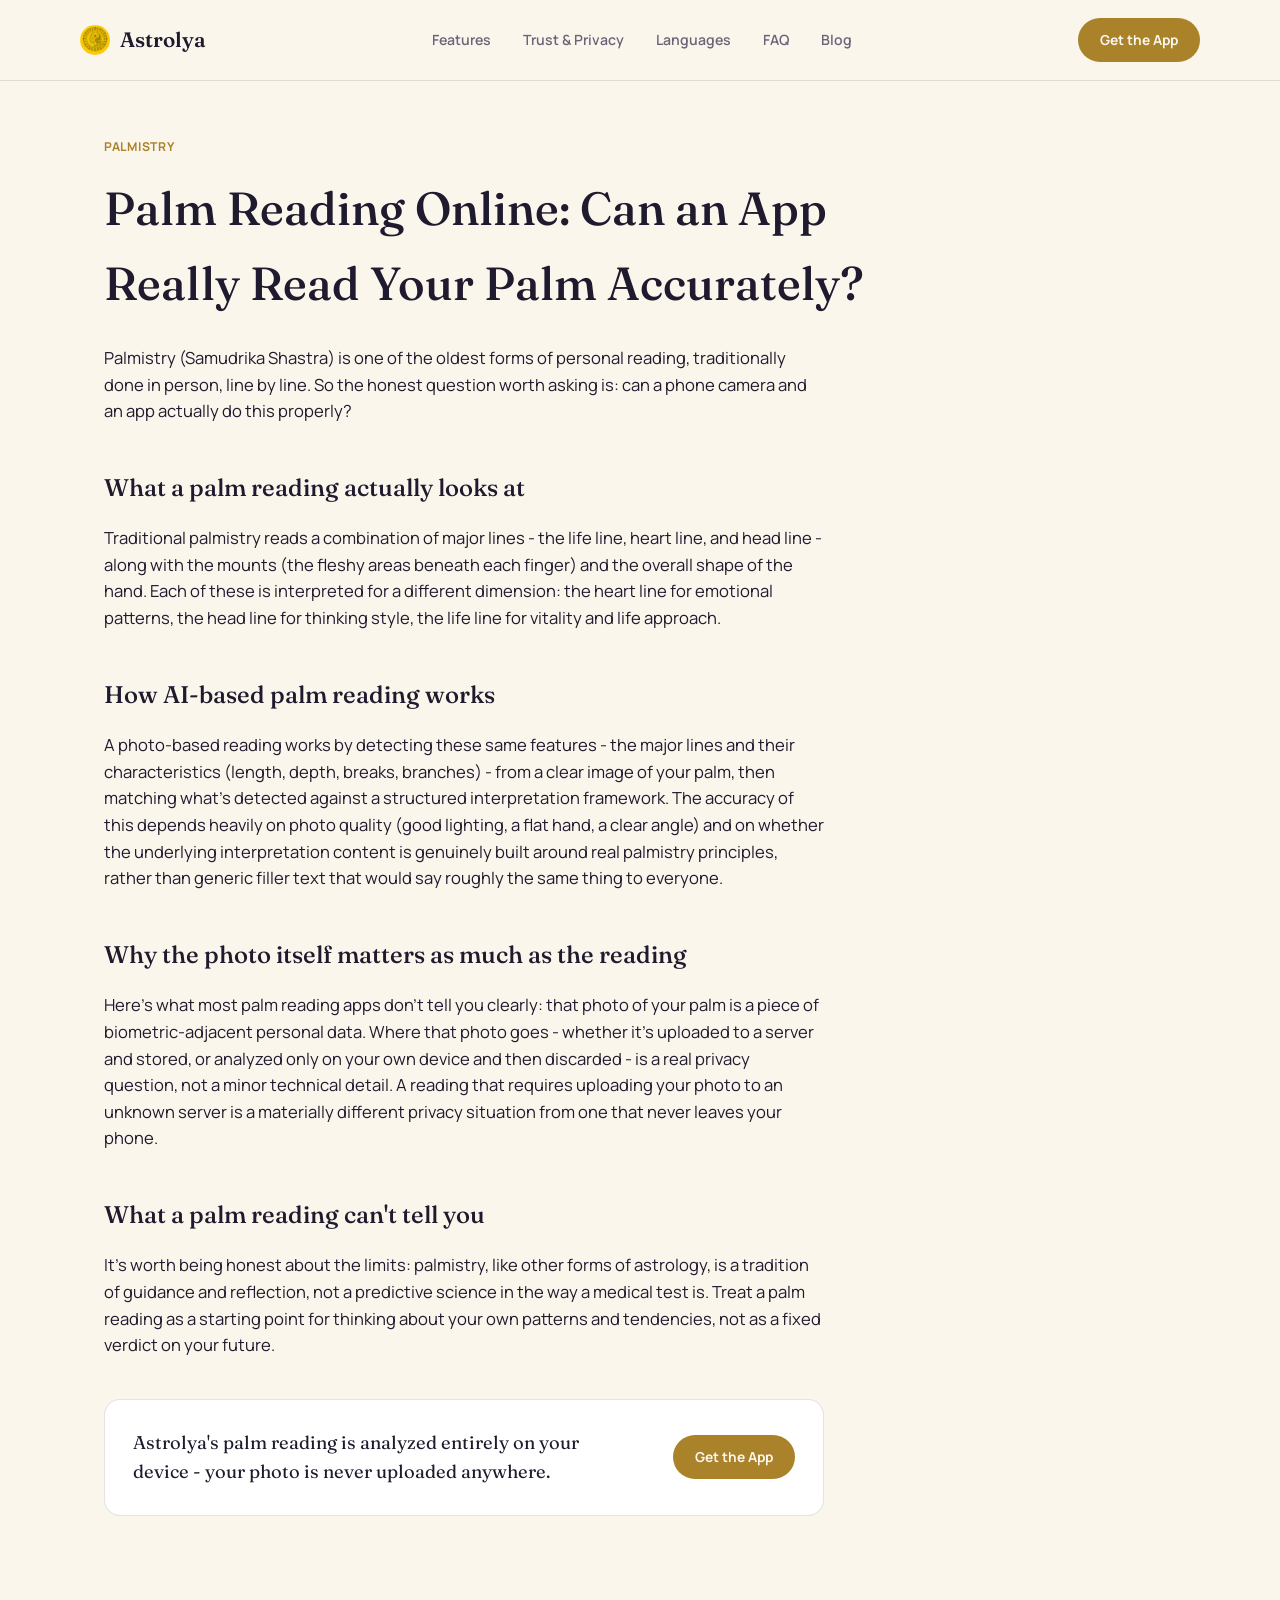
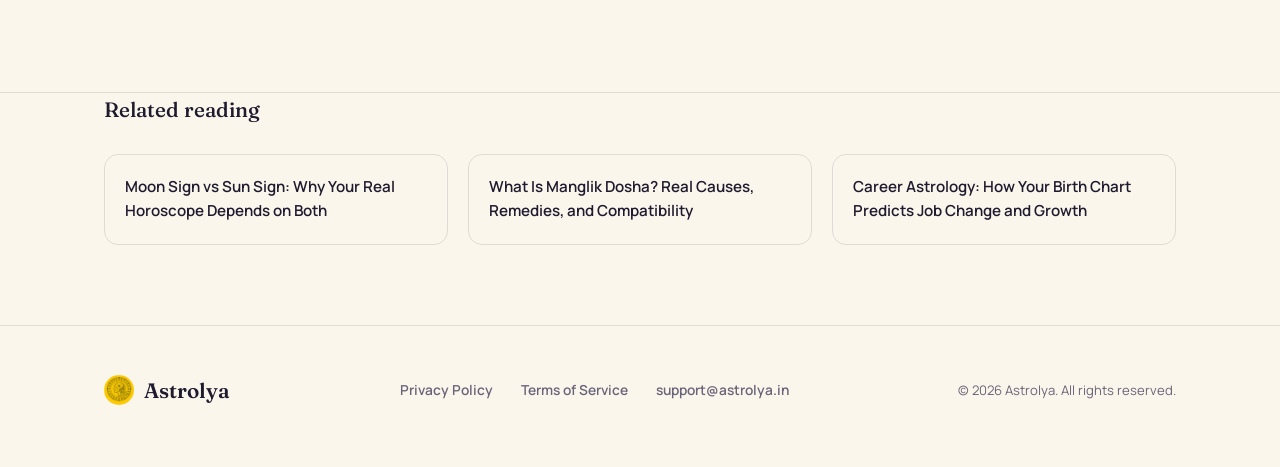
<file: blog/palm-reading-online-app.html>
<!doctype html>
<html lang="en">
<head>
<meta charset="UTF-8">
<meta name="viewport" content="width=device-width, initial-scale=1.0">
<title>Palm Reading Online: Can an App Really Read Your Palm Accurately?</title>
<meta name="description" content="How AI-powered palm reading apps actually work, what they can and can't tell you, and why on-device privacy matters for a photo this personal.">
<link rel="canonical" href="https://astrolya.in/blog/palm-reading-online-app.html">
<meta name="robots" content="index, follow">
<meta property="og:type" content="article">
<meta property="og:url" content="https://astrolya.in/blog/palm-reading-online-app.html">
<meta property="og:title" content="Palm Reading Online: Can an App Really Read Your Palm Accurately?">
<meta property="og:description" content="How AI-powered palm reading actually works, and why on-device privacy matters for a photo this personal.">
<meta property="og:site_name" content="Astrolya">
<meta property="og:image" content="https://astrolya.in/og-banner.png">
<meta name="twitter:card" content="summary">
<meta name="twitter:title" content="Palm Reading Online: Can an App Really Read Your Palm Accurately?">
<meta name="twitter:description" content="How AI-powered palm reading actually works, and why on-device privacy matters for a photo this personal.">
<meta name="twitter:image" content="https://astrolya.in/og-banner.png">
<link rel="icon" type="image/png" href="../logo-mark.png">
<link rel="preconnect" href="https://fonts.googleapis.com">
<link rel="preconnect" href="https://fonts.gstatic.com" crossorigin>
<link href="https://fonts.googleapis.com/css2?family=Fraunces:opsz,wght@9..144,400;9..144,500;9..144,600&family=Manrope:wght@400;500;600;700;800&display=swap" rel="stylesheet">
<link rel="stylesheet" href="../styles.css">
<script type="application/ld+json">
{
  "@context": "https://schema.org",
  "@type": "Article",
  "headline": "Palm Reading Online: Can an App Really Read Your Palm Accurately?",
  "description": "How AI-powered palm reading actually works, and why on-device privacy matters for a photo this personal.",
  "author": { "@type": "Organization", "name": "Astrolya" },
  "publisher": { "@type": "Organization", "name": "Astrolya", "logo": { "@type": "ImageObject", "url": "https://astrolya.in/logo-mark.png" } },
  "mainEntityOfPage": "https://astrolya.in/blog/palm-reading-online-app.html",
  "datePublished": "2026-08-18"
}
</script>
<script type="application/ld+json">
{
  "@context": "https://schema.org",
  "@type": "FAQPage",
  "mainEntity": [
    {
      "@type": "Question",
      "name": "What does a traditional palm reading actually look at?",
      "acceptedAnswer": { "@type": "Answer", "text": "Palmistry reads the major lines - life line, heart line, and head line - along with the mounts beneath each finger and the overall shape of the hand, each interpreted for a different dimension like emotional patterns or thinking style." }
    },
    {
      "@type": "Question",
      "name": "How does AI-based palm reading work?",
      "acceptedAnswer": { "@type": "Answer", "text": "A photo-based reading detects the major lines and their characteristics - length, depth, breaks, branches - from a clear image of your palm, then matches what's detected against a structured interpretation framework." }
    },
    {
      "@type": "Question",
      "name": "Is it safe to upload a palm photo to a reading app?",
      "acceptedAnswer": { "@type": "Answer", "text": "It depends on the app. Where your photo goes - uploaded to a server and stored, or analyzed only on your device and discarded - is a real privacy question. Astrolya's palm reading is analyzed entirely on-device; your photo is never uploaded anywhere." }
    },
    {
      "@type": "Question",
      "name": "Can a palm reading predict my future with certainty?",
      "acceptedAnswer": { "@type": "Answer", "text": "No - palmistry is a tradition of guidance and reflection, not a predictive science like a medical test. Treat a palm reading as a starting point for thinking about your own patterns, not a fixed verdict." }
    }
  ]
}
</script>
</head>
<body>

<header class="nav">
  <div class="wrap nav-row">
    <a class="wordmark" href="../"><img class="glyph" src="../logo-mark.png" alt="Astrolya" width="30" height="30">Astrolya</a>
    <nav class="links">
      <a href="../#chart">Features</a>
      <a href="../#trust">Trust &amp; Privacy</a>
      <a href="../#languages">Languages</a>
      <a href="../#faq">FAQ</a>
      <a href="./">Blog</a>
    </nav>
    <a class="btn" href="../#download">Get the App</a>
  </div>
</header>

<main>
  <section class="article-hero" style="border-top:none; padding-bottom: 0;">
    <div class="wrap">
      <p class="post-meta">Palmistry</p>
      <h1>Palm Reading Online: Can an App Really Read Your Palm Accurately?</h1>
    </div>
  </section>

  <section style="border-top: none; padding-top: 0;">
    <div class="wrap">
      <div class="article-body">
        <p>Palmistry (Samudrika Shastra) is one of the oldest forms of personal reading, traditionally done in person, line by line. So the honest question worth asking is: can a phone camera and an app actually do this properly?</p>

        <h2>What a palm reading actually looks at</h2>
        <p>Traditional palmistry reads a combination of major lines - the life line, heart line, and head line - along with the mounts (the fleshy areas beneath each finger) and the overall shape of the hand. Each of these is interpreted for a different dimension: the heart line for emotional patterns, the head line for thinking style, the life line for vitality and life approach.</p>

        <h2>How AI-based palm reading works</h2>
        <p>A photo-based reading works by detecting these same features - the major lines and their characteristics (length, depth, breaks, branches) - from a clear image of your palm, then matching what's detected against a structured interpretation framework. The accuracy of this depends heavily on photo quality (good lighting, a flat hand, a clear angle) and on whether the underlying interpretation content is genuinely built around real palmistry principles, rather than generic filler text that would say roughly the same thing to everyone.</p>

        <h2>Why the photo itself matters as much as the reading</h2>
        <p>Here's what most palm reading apps don't tell you clearly: that photo of your palm is a piece of biometric-adjacent personal data. Where that photo goes - whether it's uploaded to a server and stored, or analyzed only on your own device and then discarded - is a real privacy question, not a minor technical detail. A reading that requires uploading your photo to an unknown server is a materially different privacy situation from one that never leaves your phone.</p>

        <h2>What a palm reading can't tell you</h2>
        <p>It's worth being honest about the limits: palmistry, like other forms of astrology, is a tradition of guidance and reflection, not a predictive science in the way a medical test is. Treat a palm reading as a starting point for thinking about your own patterns and tendencies, not as a fixed verdict on your future.</p>

        <div class="article-cta">
          <p>Astrolya's palm reading is analyzed entirely on your device - your photo is never uploaded anywhere.</p>
          <a class="btn" href="../#download">Get the App</a>
        </div>
      </div>
    </div>
  </section>

  <section class="related-posts" style="padding-top: 0;">
    <div class="wrap">
      <h2 style="font-size: 1.3rem;">Related reading</h2>
      <div class="related-grid">
        <a href="moon-sign-vs-sun-sign.html">Moon Sign vs Sun Sign: Why Your Real Horoscope Depends on Both</a>
        <a href="manglik-dosha-remedies.html">What Is Manglik Dosha? Real Causes, Remedies, and Compatibility</a>
        <a href="career-astrology-job-change.html">Career Astrology: How Your Birth Chart Predicts Job Change and Growth</a>
      </div>
    </div>
  </section>
</main>

<footer>
  <div class="wrap foot-row">
    <a class="wordmark" href="../"><img class="glyph" src="../logo-mark.png" alt="Astrolya" width="30" height="30">Astrolya</a>
    <div class="foot-links">
      <a href="/privacy-policy.html">Privacy Policy</a>
      <a href="/terms-of-service.html">Terms of Service</a>
      <a href="mailto:support@astrolya.in">support@astrolya.in</a>
    </div>
    <p class="foot-copy">© 2026 Astrolya. All rights reserved.</p>
  </div>
</footer>

</body>
</html>
</file>
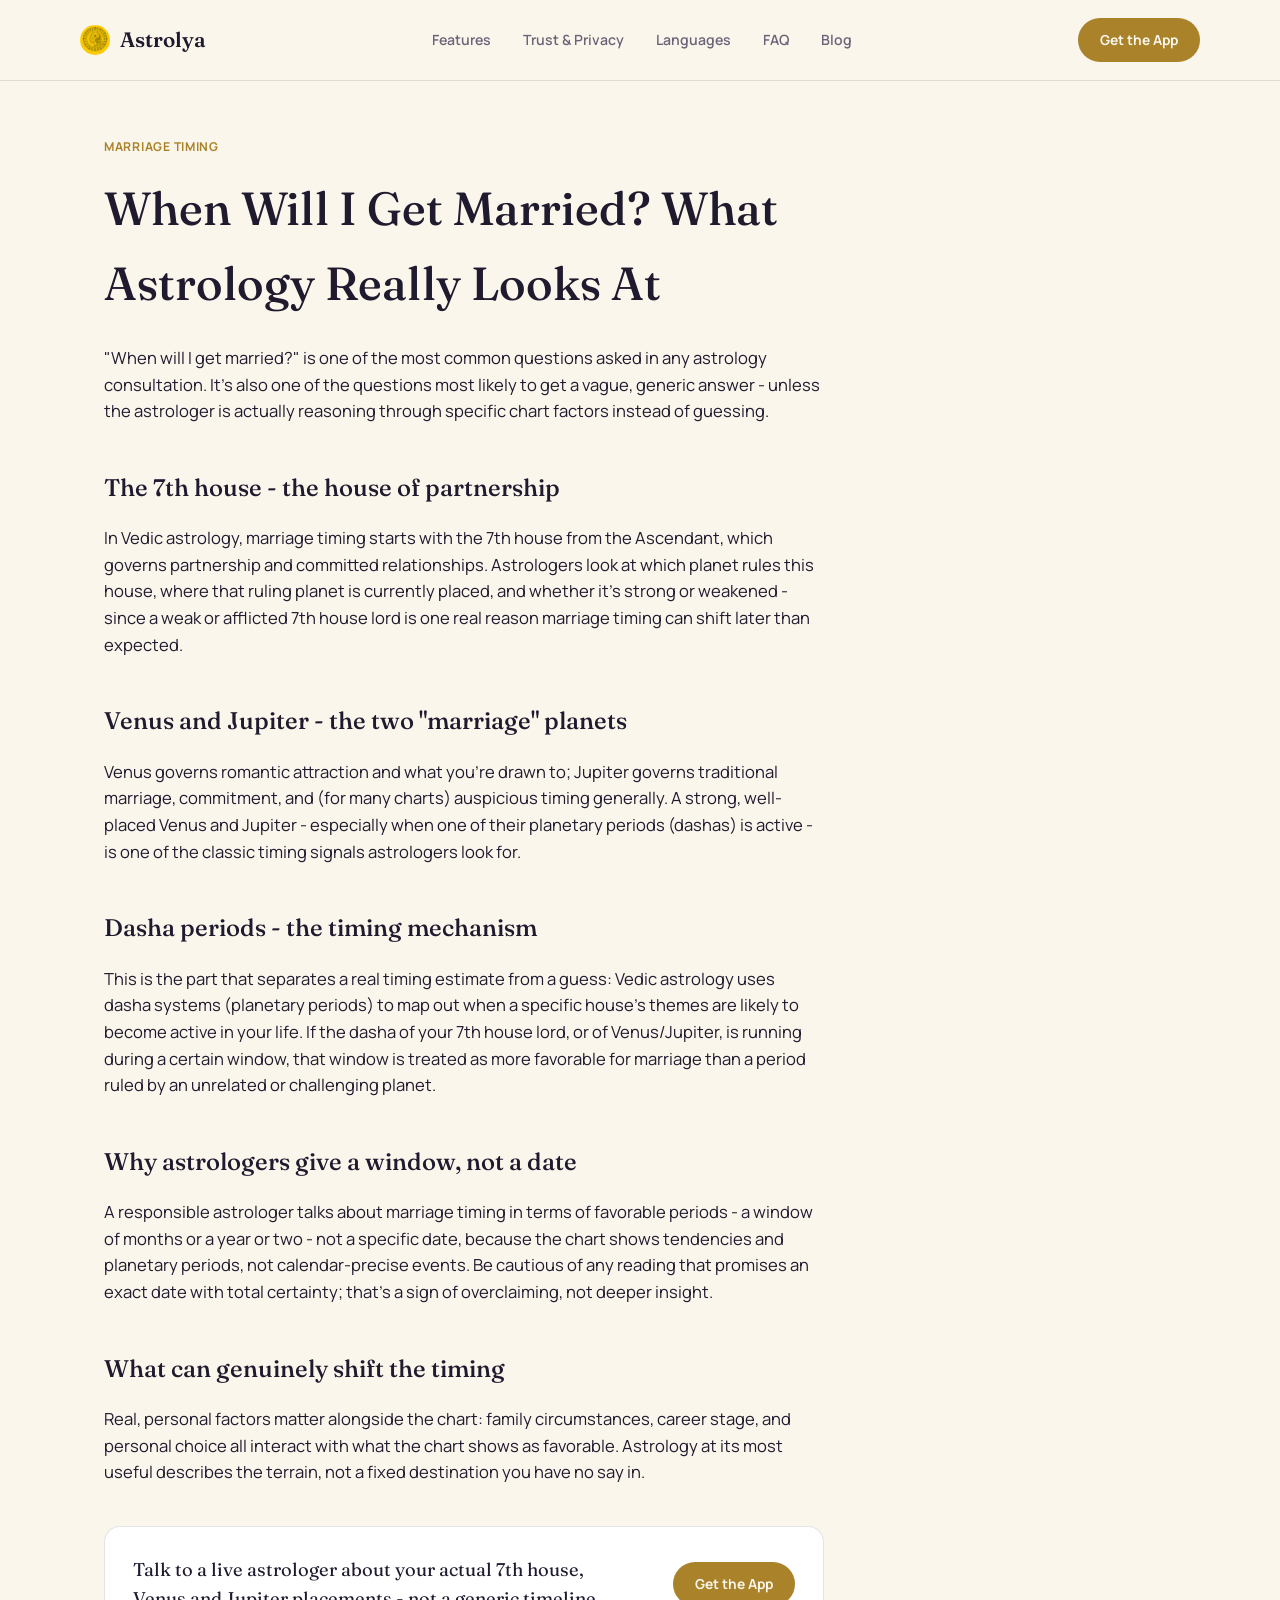
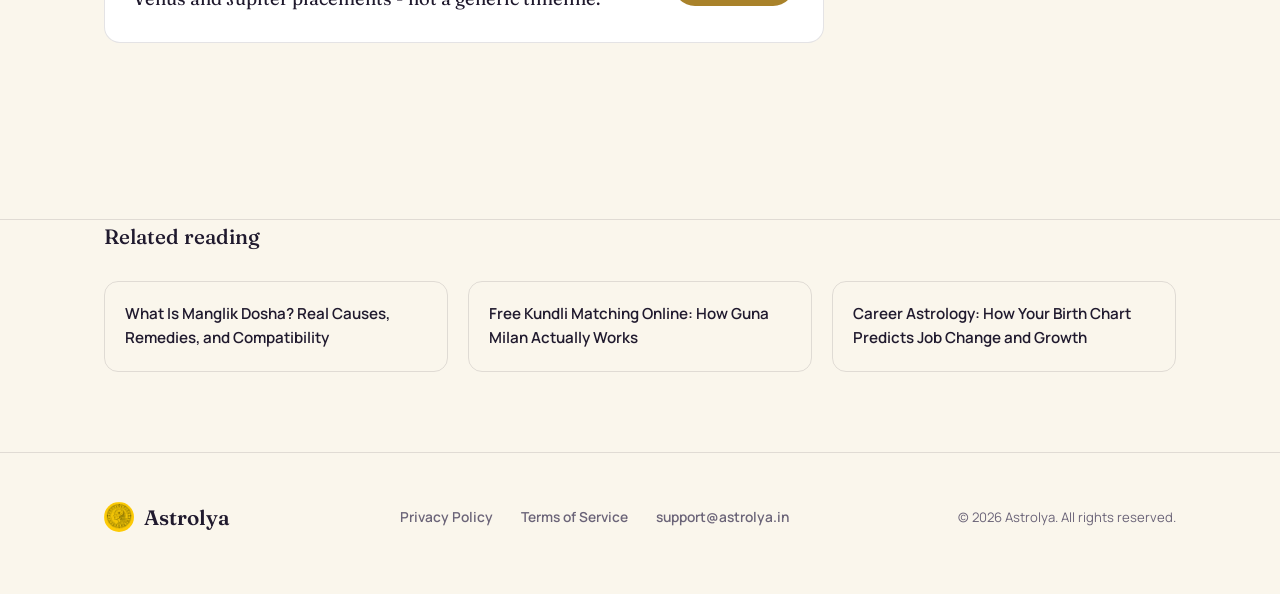
<file: blog/when-will-i-get-married-astrology.html>
<!doctype html>
<html lang="en">
<head>
<meta charset="UTF-8">
<meta name="viewport" content="width=device-width, initial-scale=1.0">
<title>When Will I Get Married? What Astrology Really Looks At</title>
<meta name="description" content="The real astrological factors behind marriage timing predictions - the 7th house, Venus, Jupiter's dasha - and how astrologers actually estimate a window.">
<link rel="canonical" href="https://astrolya.in/blog/when-will-i-get-married-astrology.html">
<meta name="robots" content="index, follow">
<meta property="og:type" content="article">
<meta property="og:url" content="https://astrolya.in/blog/when-will-i-get-married-astrology.html">
<meta property="og:title" content="When Will I Get Married? What Astrology Really Looks At">
<meta property="og:description" content="The real astrological factors behind marriage timing predictions, and how astrologers actually estimate a window.">
<meta property="og:site_name" content="Astrolya">
<meta property="og:image" content="https://astrolya.in/og-banner.png">
<meta name="twitter:card" content="summary">
<meta name="twitter:title" content="When Will I Get Married? What Astrology Really Looks At">
<meta name="twitter:description" content="The real astrological factors behind marriage timing predictions, and how astrologers actually estimate a window.">
<meta name="twitter:image" content="https://astrolya.in/og-banner.png">
<link rel="icon" type="image/png" href="../logo-mark.png">
<link rel="preconnect" href="https://fonts.googleapis.com">
<link rel="preconnect" href="https://fonts.gstatic.com" crossorigin>
<link href="https://fonts.googleapis.com/css2?family=Fraunces:opsz,wght@9..144,400;9..144,500;9..144,600&family=Manrope:wght@400;500;600;700;800&display=swap" rel="stylesheet">
<link rel="stylesheet" href="../styles.css">
<script type="application/ld+json">
{
  "@context": "https://schema.org",
  "@type": "Article",
  "headline": "When Will I Get Married? What Astrology Really Looks At",
  "description": "The real astrological factors behind marriage timing predictions, and how astrologers actually estimate a window.",
  "author": { "@type": "Organization", "name": "Astrolya" },
  "publisher": { "@type": "Organization", "name": "Astrolya", "logo": { "@type": "ImageObject", "url": "https://astrolya.in/logo-mark.png" } },
  "mainEntityOfPage": "https://astrolya.in/blog/when-will-i-get-married-astrology.html",
  "datePublished": "2026-08-18"
}
</script>
<script type="application/ld+json">
{
  "@context": "https://schema.org",
  "@type": "FAQPage",
  "mainEntity": [
    {
      "@type": "Question",
      "name": "Which house in a Vedic birth chart shows marriage timing?",
      "acceptedAnswer": { "@type": "Answer", "text": "The 7th house from the Ascendant governs partnership and committed relationships. Its ruling planet's strength and placement are the starting point for marriage timing." }
    },
    {
      "@type": "Question",
      "name": "Which planets are most important for marriage timing?",
      "acceptedAnswer": { "@type": "Answer", "text": "Venus and Jupiter are the two key marriage planets. Venus governs romantic attraction, while Jupiter governs commitment and traditional marriage - a strong, well-placed Venus or Jupiter, especially during its own dasha period, is a classic favorable signal." }
    },
    {
      "@type": "Question",
      "name": "Can astrology predict an exact marriage date?",
      "acceptedAnswer": { "@type": "Answer", "text": "No - a responsible astrologer gives a favorable window of months or a year or two, based on dasha periods, not a calendar-precise date. Be cautious of any reading claiming total certainty on an exact date." }
    },
    {
      "@type": "Question",
      "name": "What is a dasha period and why does it matter for marriage timing?",
      "acceptedAnswer": { "@type": "Answer", "text": "A dasha is a planetary period that maps out when a specific house's themes are likely to become active in your life. If the dasha of your 7th house lord, Venus, or Jupiter is running, that window is treated as more favorable for marriage." }
    }
  ]
}
</script>
</head>
<body>

<header class="nav">
  <div class="wrap nav-row">
    <a class="wordmark" href="../"><img class="glyph" src="../logo-mark.png" alt="Astrolya" width="30" height="30">Astrolya</a>
    <nav class="links">
      <a href="../#chart">Features</a>
      <a href="../#trust">Trust &amp; Privacy</a>
      <a href="../#languages">Languages</a>
      <a href="../#faq">FAQ</a>
      <a href="./">Blog</a>
    </nav>
    <a class="btn" href="../#download">Get the App</a>
  </div>
</header>

<main>
  <section class="article-hero" style="border-top:none; padding-bottom: 0;">
    <div class="wrap">
      <p class="post-meta">Marriage Timing</p>
      <h1>When Will I Get Married? What Astrology Really Looks At</h1>
    </div>
  </section>

  <section style="border-top: none; padding-top: 0;">
    <div class="wrap">
      <div class="article-body">
        <p>"When will I get married?" is one of the most common questions asked in any astrology consultation. It's also one of the questions most likely to get a vague, generic answer - unless the astrologer is actually reasoning through specific chart factors instead of guessing.</p>

        <h2>The 7th house - the house of partnership</h2>
        <p>In Vedic astrology, marriage timing starts with the 7th house from the Ascendant, which governs partnership and committed relationships. Astrologers look at which planet rules this house, where that ruling planet is currently placed, and whether it's strong or weakened - since a weak or afflicted 7th house lord is one real reason marriage timing can shift later than expected.</p>

        <h2>Venus and Jupiter - the two "marriage" planets</h2>
        <p>Venus governs romantic attraction and what you're drawn to; Jupiter governs traditional marriage, commitment, and (for many charts) auspicious timing generally. A strong, well-placed Venus and Jupiter - especially when one of their planetary periods (dashas) is active - is one of the classic timing signals astrologers look for.</p>

        <h2>Dasha periods - the timing mechanism</h2>
        <p>This is the part that separates a real timing estimate from a guess: Vedic astrology uses dasha systems (planetary periods) to map out when a specific house's themes are likely to become active in your life. If the dasha of your 7th house lord, or of Venus/Jupiter, is running during a certain window, that window is treated as more favorable for marriage than a period ruled by an unrelated or challenging planet.</p>

        <h2>Why astrologers give a window, not a date</h2>
        <p>A responsible astrologer talks about marriage timing in terms of favorable periods - a window of months or a year or two - not a specific date, because the chart shows tendencies and planetary periods, not calendar-precise events. Be cautious of any reading that promises an exact date with total certainty; that's a sign of overclaiming, not deeper insight.</p>

        <h2>What can genuinely shift the timing</h2>
        <p>Real, personal factors matter alongside the chart: family circumstances, career stage, and personal choice all interact with what the chart shows as favorable. Astrology at its most useful describes the terrain, not a fixed destination you have no say in.</p>

        <div class="article-cta">
          <p>Talk to a live astrologer about your actual 7th house, Venus and Jupiter placements - not a generic timeline.</p>
          <a class="btn" href="../#download">Get the App</a>
        </div>
      </div>
    </div>
  </section>

  <section class="related-posts" style="padding-top: 0;">
    <div class="wrap">
      <h2 style="font-size: 1.3rem;">Related reading</h2>
      <div class="related-grid">
        <a href="manglik-dosha-remedies.html">What Is Manglik Dosha? Real Causes, Remedies, and Compatibility</a>
        <a href="free-kundli-matching-guna-milan.html">Free Kundli Matching Online: How Guna Milan Actually Works</a>
        <a href="career-astrology-job-change.html">Career Astrology: How Your Birth Chart Predicts Job Change and Growth</a>
      </div>
    </div>
  </section>
</main>

<footer>
  <div class="wrap foot-row">
    <a class="wordmark" href="../"><img class="glyph" src="../logo-mark.png" alt="Astrolya" width="30" height="30">Astrolya</a>
    <div class="foot-links">
      <a href="/privacy-policy.html">Privacy Policy</a>
      <a href="/terms-of-service.html">Terms of Service</a>
      <a href="mailto:support@astrolya.in">support@astrolya.in</a>
    </div>
    <p class="foot-copy">© 2026 Astrolya. All rights reserved.</p>
  </div>
</footer>

</body>
</html>
</file>
<file: styles.css>
:root {
  --void: #FAF6EC;
  --dusk: #FFFFFF;
  --dusk-2: #F1EADA;
  --gold: #A9822A;
  --gold-bright: #8C6A1F;
  --ember: #9C4530;
  --ink: #201A2E;
  --ink-dim: #6B6478;
  --line: rgba(32,26,46,0.12);
  --shadow: 0 1px 2px rgba(32,26,46,0.05), 0 12px 32px rgba(32,26,46,0.08);
}
@media (prefers-color-scheme: dark) {
  :root:not([data-theme="light"]) {
    --void: #0A0812;
    --dusk: #171225;
    --dusk-2: #1E1830;
    --gold: #C9A63C;
    --gold-bright: #E8C766;
    --ember: #C46A4C;
    --ink: #F3EDE0;
    --ink-dim: #9C93A8;
    --line: rgba(243,237,224,0.12);
    --shadow: 0 1px 2px rgba(0,0,0,0.3), 0 20px 48px rgba(0,0,0,0.4);
  }
}
:root[data-theme="dark"] {
  --void: #0A0812;
  --dusk: #171225;
  --dusk-2: #1E1830;
  --gold: #C9A63C;
  --gold-bright: #E8C766;
  --ember: #C46A4C;
  --ink: #F3EDE0;
  --ink-dim: #9C93A8;
  --line: rgba(243,237,224,0.12);
  --shadow: 0 1px 2px rgba(0,0,0,0.3), 0 20px 48px rgba(0,0,0,0.4);
}

* { box-sizing: border-box; margin: 0; padding: 0; }
html { scroll-behavior: smooth; }
body {
  background: var(--void);
  color: var(--ink);
  font-family: 'Manrope', -apple-system, sans-serif;
  line-height: 1.6;
  -webkit-font-smoothing: antialiased;
  overflow-x: hidden;
}
h1, h2, h3 { font-family: 'Fraunces', Georgia, serif; text-wrap: balance; font-weight: 500; }
.eyebrow {
  font-size: 0.72rem;
  font-weight: 700;
  letter-spacing: 0.16em;
  text-transform: uppercase;
  color: var(--gold);
}
.wrap { max-width: 1120px; margin: 0 auto; padding: 0 24px; }
a { color: inherit; text-decoration: none; }
img, svg { max-width: 100%; display: block; }

@media (prefers-reduced-motion: reduce) {
  *, *::before, *::after { animation-duration: 0.01ms !important; animation-iteration-count: 1 !important; transition-duration: 0.01ms !important; }
}

/* Nav */
header.nav {
  position: sticky; top: 0; z-index: 50;
  background: color-mix(in srgb, var(--void) 88%, transparent);
  backdrop-filter: blur(10px);
  border-bottom: 1px solid var(--line);
}
.nav-row {
  display: flex; align-items: center; justify-content: space-between;
  padding: 18px 0;
}
.wordmark { display: flex; align-items: center; gap: 10px; font-family: 'Fraunces', serif; font-size: 1.3rem; font-weight: 600; }
.wordmark .glyph {
  width: 30px; height: 30px; border-radius: 50%;
  display: block;
  flex-shrink: 0;
}
nav.links { display: flex; gap: 32px; align-items: center; }
nav.links a { font-size: 0.88rem; font-weight: 600; color: var(--ink-dim); transition: color 0.2s; }
nav.links a:hover, nav.links a:focus-visible { color: var(--gold); }
.btn {
  display: inline-flex; align-items: center; gap: 8px;
  padding: 11px 22px; border-radius: 999px;
  font-size: 0.86rem; font-weight: 700;
  background: var(--gold); color: var(--void);
  transition: transform 0.2s, background 0.2s;
}
.btn:hover, .btn:focus-visible { background: var(--gold-bright); transform: translateY(-1px); }
.btn:focus-visible { outline: 2px solid var(--gold); outline-offset: 3px; }

@media (max-width: 720px) { nav.links { display: none; } }

/* Hero */
.hero {
  position: relative;
  padding: 96px 0 120px;
  overflow: hidden;
}
.hero-grid {
  display: grid; grid-template-columns: 1.1fr 0.9fr; gap: 48px; align-items: center;
}
@media (max-width: 880px) { .hero-grid { grid-template-columns: 1fr; } }
.hero h1 {
  font-size: clamp(2.6rem, 5.5vw, 4.2rem);
  line-height: 1.04;
  margin: 18px 0 22px;
  letter-spacing: -0.01em;
}
.hero h1 em { font-style: normal; color: var(--gold); }
.hero p.lede {
  font-size: 1.1rem; color: var(--ink-dim); max-width: 46ch; margin-bottom: 34px;
}
.cta-row { display: flex; gap: 14px; flex-wrap: wrap; align-items: center; }
.btn-ghost {
  padding: 11px 22px; border-radius: 999px; border: 1px solid var(--line);
  font-size: 0.86rem; font-weight: 700; color: var(--ink);
  transition: border-color 0.2s;
}
.btn-ghost:hover { border-color: var(--gold); }

/* Chart wheel */
.wheel-wrap { position: relative; display: flex; align-items: center; justify-content: center; }
.wheel {
  width: min(420px, 84vw); aspect-ratio: 1;
}
.wheel-ring {
  transform-box: fill-box;
  transform-origin: center;
  animation: spin 140s linear infinite;
}
@keyframes spin { to { transform: rotate(360deg); } }

/* Section shell */
section { padding: 96px 0; border-top: 1px solid var(--line); scroll-margin-top: 90px; }
.section-head { max-width: 56ch; margin-bottom: 52px; }
.section-head h2 { font-size: clamp(1.8rem, 3.4vw, 2.4rem); margin-top: 14px; }
.section-head p { color: var(--ink-dim); margin-top: 14px; font-size: 1.02rem; }

/* Feature cards */
.features { display: grid; grid-template-columns: repeat(3, 1fr); gap: 1px; background: var(--line); border: 1px solid var(--line); border-radius: 20px; overflow: hidden; }
@media (max-width: 880px) { .features { grid-template-columns: repeat(2, 1fr); } }
@media (max-width: 560px) { .features { grid-template-columns: 1fr; } }
.feature {
  background: var(--dusk); padding: 32px 28px; min-height: 220px;
  display: flex; flex-direction: column; gap: 12px;
}
.feature .mark { font-family: 'Fraunces', serif; font-size: 1.6rem; color: var(--gold); }
.feature h3 { font-size: 1.08rem; font-weight: 600; }
.feature p { color: var(--ink-dim); font-size: 0.92rem; }

/* Trust */
.trust-grid { display: grid; grid-template-columns: repeat(3, 1fr); gap: 40px; }
@media (max-width: 780px) { .trust-grid { grid-template-columns: 1fr; gap: 32px; } }
.trust-item { border-left: 2px solid var(--gold); padding-left: 20px; }
.trust-item h3 { font-size: 1.02rem; font-weight: 700; margin-bottom: 8px; font-family: 'Manrope', sans-serif; }
.trust-item p { color: var(--ink-dim); font-size: 0.92rem; }

/* Languages */
.lang-row { display: flex; flex-wrap: wrap; gap: 12px; }
.lang-chip {
  padding: 10px 18px; border-radius: 999px; border: 1px solid var(--line);
  font-size: 0.88rem; font-weight: 600;
  display: flex; align-items: baseline; gap: 8px;
}
.lang-chip .native { color: var(--gold); font-family: 'Fraunces', serif; }

/* FAQ */
.faq-list { display: flex; flex-direction: column; }
.faq-item { padding: 26px 0; border-top: 1px solid var(--line); }
.faq-item:last-child { border-bottom: 1px solid var(--line); }
.faq-item h3 { font-size: 1.05rem; font-weight: 600; margin-bottom: 10px; font-family: 'Manrope', sans-serif; }
.faq-item p { color: var(--ink-dim); font-size: 0.94rem; max-width: 68ch; }

/* Final CTA */
.final-cta { text-align: center; padding: 120px 0; }
.final-cta h2 { font-size: clamp(2rem, 4.5vw, 3rem); margin-bottom: 20px; }
.final-cta p { color: var(--ink-dim); max-width: 46ch; margin: 0 auto 34px; }
.final-cta .cta-row { justify-content: center; }

/* Footer */
footer { border-top: 1px solid var(--line); padding: 48px 0 60px; }
.foot-row { display: flex; justify-content: space-between; flex-wrap: wrap; gap: 24px; align-items: center; }
.foot-links { display: flex; gap: 28px; flex-wrap: wrap; }
.foot-links a { font-size: 0.86rem; color: var(--ink-dim); font-weight: 600; }
.foot-links a:hover { color: var(--gold); }
.foot-copy { font-size: 0.82rem; color: var(--ink-dim); }

/* Blog index */
.blog-hero { padding: 64px 0 20px; }
.blog-hero h1 { font-size: clamp(2.2rem, 4.5vw, 3rem); margin: 14px 0 16px; }
.blog-hero p { color: var(--ink-dim); max-width: 56ch; font-size: 1.05rem; }
.post-list { display: flex; flex-direction: column; }
.post-card {
  display: block; padding: 32px 0; border-top: 1px solid var(--line);
  transition: opacity 0.2s;
}
.post-card:last-child { border-bottom: 1px solid var(--line); }
.post-card:hover { opacity: 0.75; }
.post-card .post-meta { font-size: 0.76rem; color: var(--gold); font-weight: 700; letter-spacing: 0.06em; text-transform: uppercase; margin-bottom: 10px; }
.post-card h2 { font-size: 1.4rem; margin-bottom: 10px; }
.post-card p { color: var(--ink-dim); font-size: 0.96rem; max-width: 68ch; }

/* Blog article */
.article-hero { padding: 56px 0 8px; }
.article-hero .post-meta { font-size: 0.76rem; color: var(--gold); font-weight: 700; letter-spacing: 0.06em; text-transform: uppercase; margin-bottom: 16px; }
.article-hero h1 { font-size: clamp(2rem, 4.5vw, 2.9rem); }
.article-body { max-width: 72ch; padding: 24px 0 80px; }
.article-body p { margin-bottom: 22px; font-size: 1.04rem; }
.article-body h2 { font-size: 1.5rem; margin: 44px 0 18px; }
.article-body h3 { font-size: 1.2rem; margin: 32px 0 14px; }
.article-body ul, .article-body ol { margin: 0 0 22px 22px; }
.article-body li { margin-bottom: 10px; font-size: 1.02rem; }
.article-body strong { color: var(--gold); }
.article-cta {
  margin-top: 40px; padding: 28px; border-radius: 16px;
  background: var(--dusk); border: 1px solid var(--line);
  display: flex; align-items: center; justify-content: space-between; gap: 20px; flex-wrap: wrap;
}
.article-cta p { margin: 0; font-family: 'Fraunces', serif; font-size: 1.15rem; max-width: 40ch; }
.related-posts { border-top: 1px solid var(--line); padding: 56px 0 80px; }
.related-grid { display: grid; grid-template-columns: repeat(3, 1fr); gap: 20px; margin-top: 28px; }
@media (max-width: 780px) { .related-grid { grid-template-columns: 1fr; } }
.related-grid a { display: block; padding: 20px; border: 1px solid var(--line); border-radius: 14px; font-size: 0.95rem; font-weight: 600; transition: border-color 0.2s; }
.related-grid a:hover { border-color: var(--gold); }
</file>
